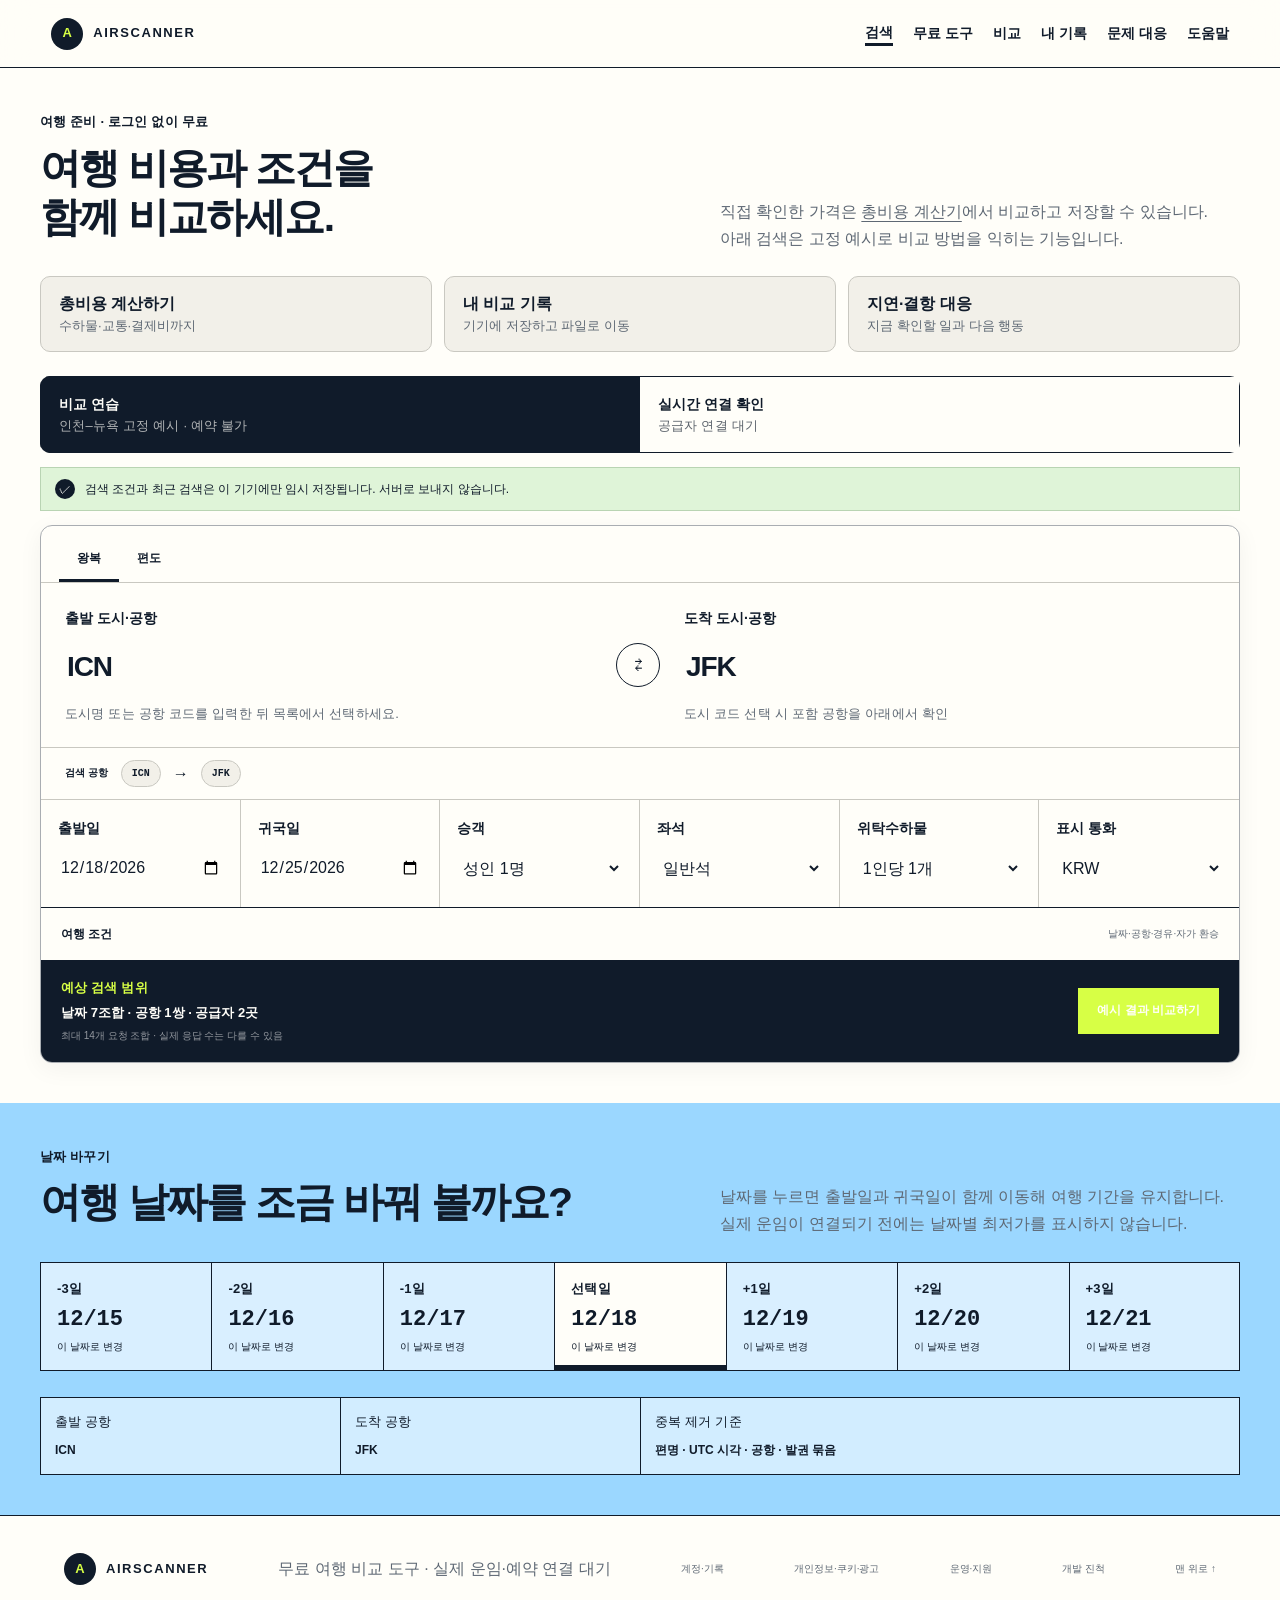
<file: index.html>
<!doctype html>
<html lang="ko">
  <head>
    <meta charset="UTF-8" />
    <meta name="viewport" content="width=device-width, initial-scale=1.0" />
    <meta name="theme-color" content="#091628" />
    <meta name="airscanner-build" content="airscanner-0.7.2-r33-workflow-safe" />
    <!-- AIRSCANNER_ADSENSE_META_BEGIN --><meta name="google-adsense-account" content="ca-pub-2476023536699107"><!-- AIRSCANNER_ADSENSE_META_END -->
    <meta name="description" content="도시 공항군, 유연 날짜, 수하물과 환승 위험을 함께 비교하고 외부 판매처를 안전하게 연결하는 에어스캐너" />
    <link rel="manifest" href="./manifest.webmanifest" />
    <title>에어스캐너 — 실제 총비용 항공권 비교</title>
  </head>
  <body>
    <div id="root"></div>
    <link rel="stylesheet" href="./assets/styles.bcbf619ca6f8.css" />
    <script defer src="./assets/main.8dd169ab20ee.js"></script>
  </body>
</html>
</file>
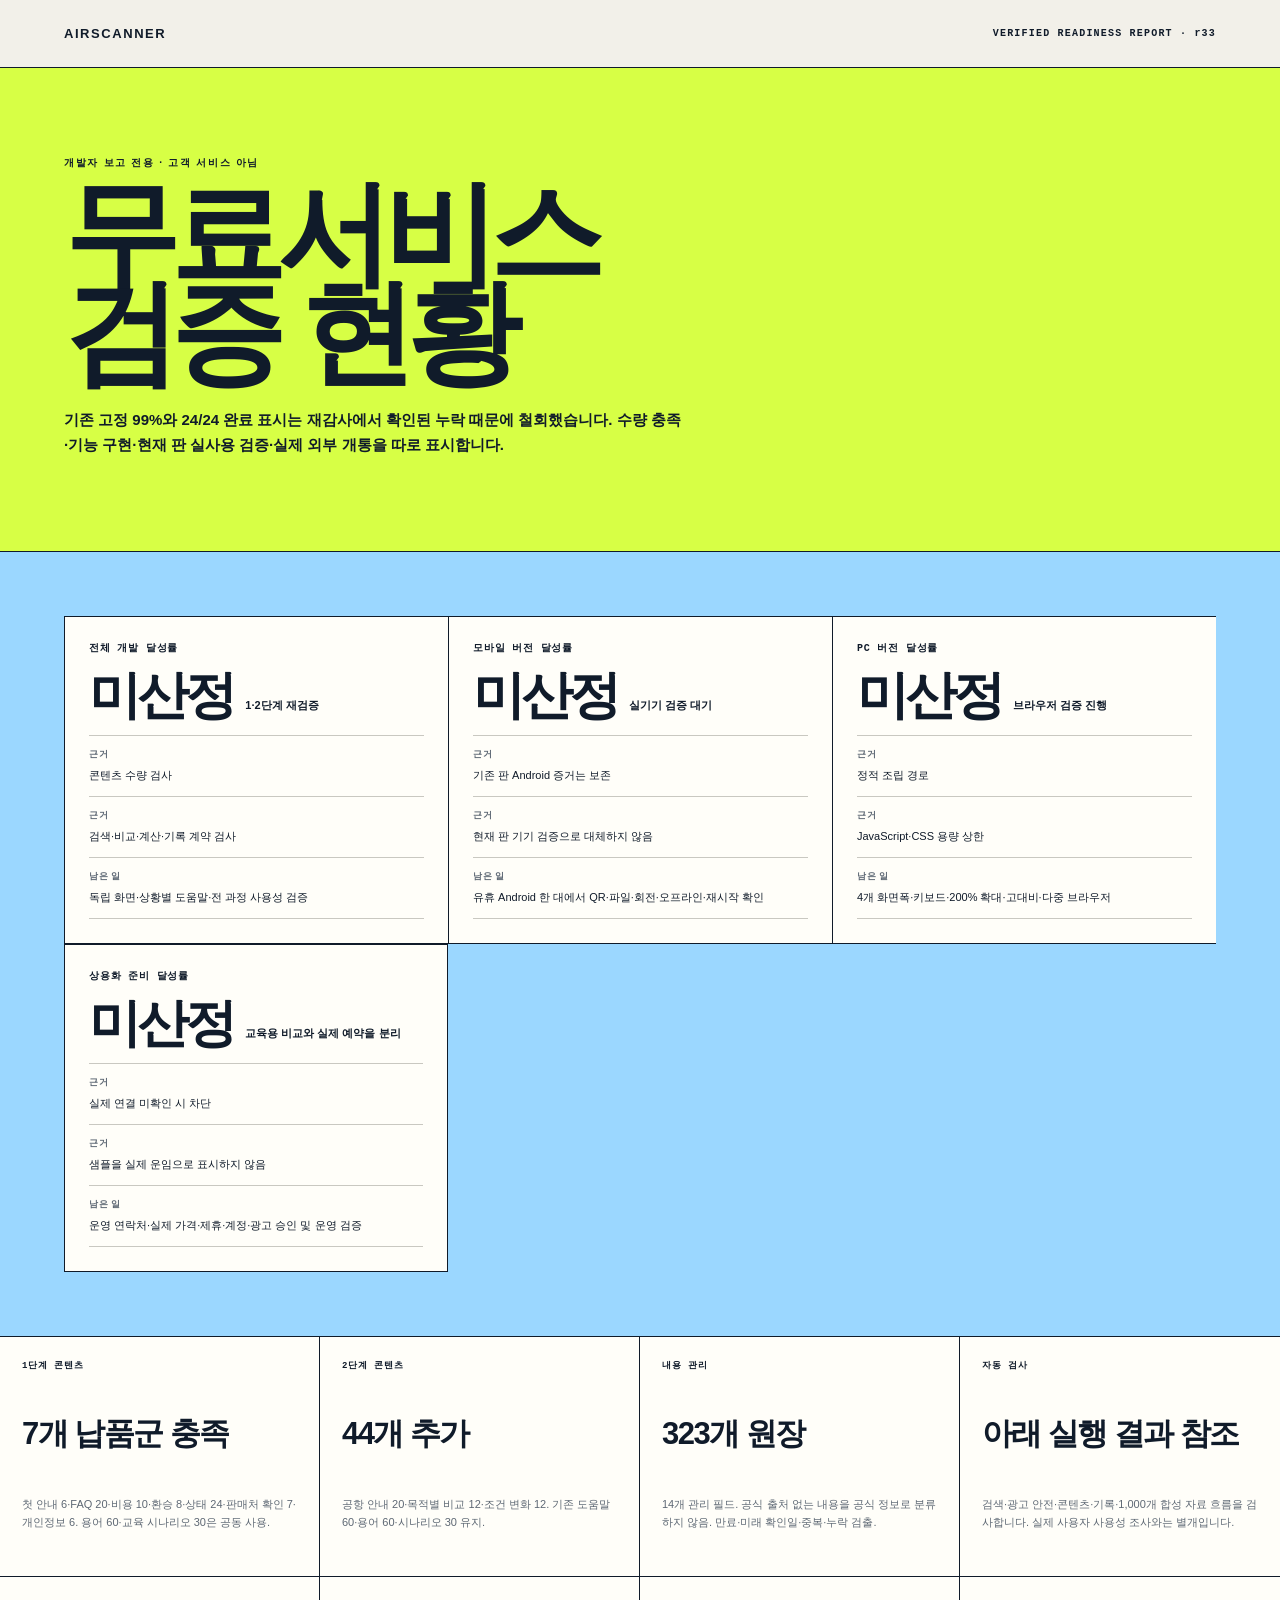
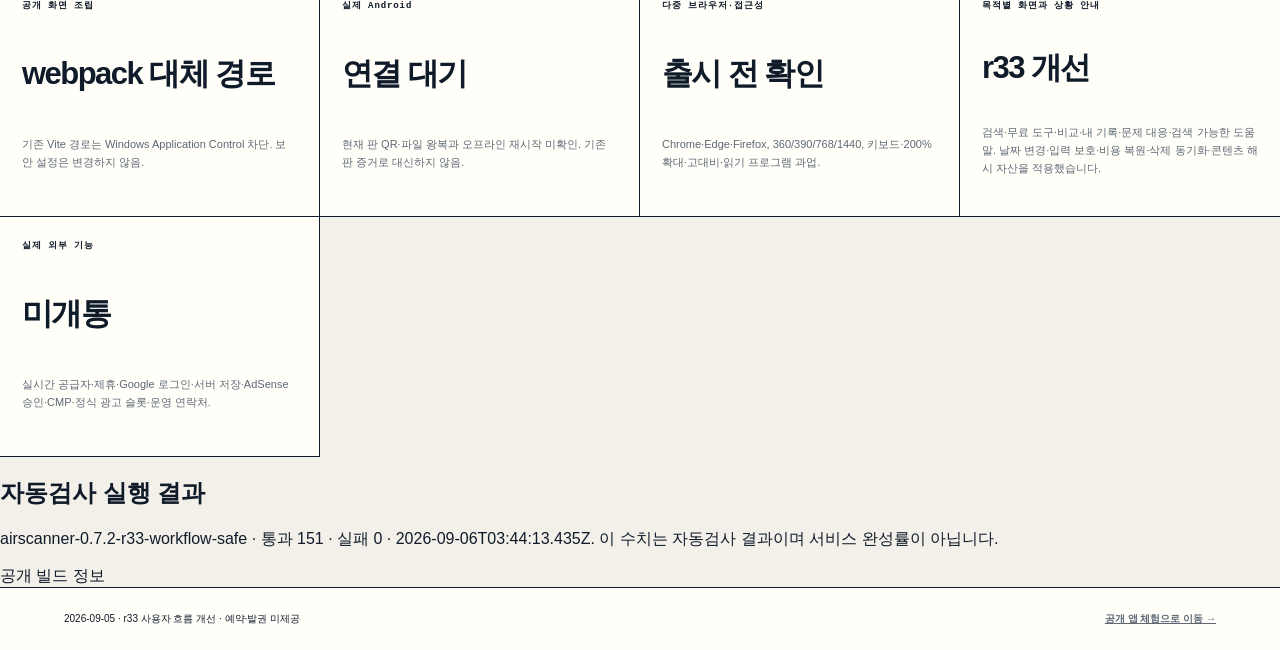
<file: dashboard/index.html>
<!doctype html>
<html lang="ko">
  <head>
    <base href="../" />
    <meta charset="UTF-8" />
    <meta name="viewport" content="width=device-width, initial-scale=1.0" />
    <meta name="theme-color" content="#091628" />
    <meta name="airscanner-build" content="airscanner-0.7.2-r33-workflow-safe" />
    <!-- AIRSCANNER_ADSENSE_META_BEGIN --><meta name="google-adsense-account" content="ca-pub-2476023536699107"><!-- AIRSCANNER_ADSENSE_META_END -->
    <meta name="description" content="도시 공항군, 유연 날짜, 수하물과 환승 위험을 함께 비교하고 외부 판매처를 안전하게 연결하는 에어스캐너" />
    <link rel="manifest" href="./manifest.webmanifest" />
    <title>에어스캐너 — 실제 총비용 항공권 비교</title>
  </head>
  <body data-page="dashboard">
    <div id="root"></div>
    <link rel="stylesheet" href="./assets/styles.bcbf619ca6f8.css" />
    <script defer src="./assets/main.8dd169ab20ee.js"></script>
  </body>
</html>
</file>
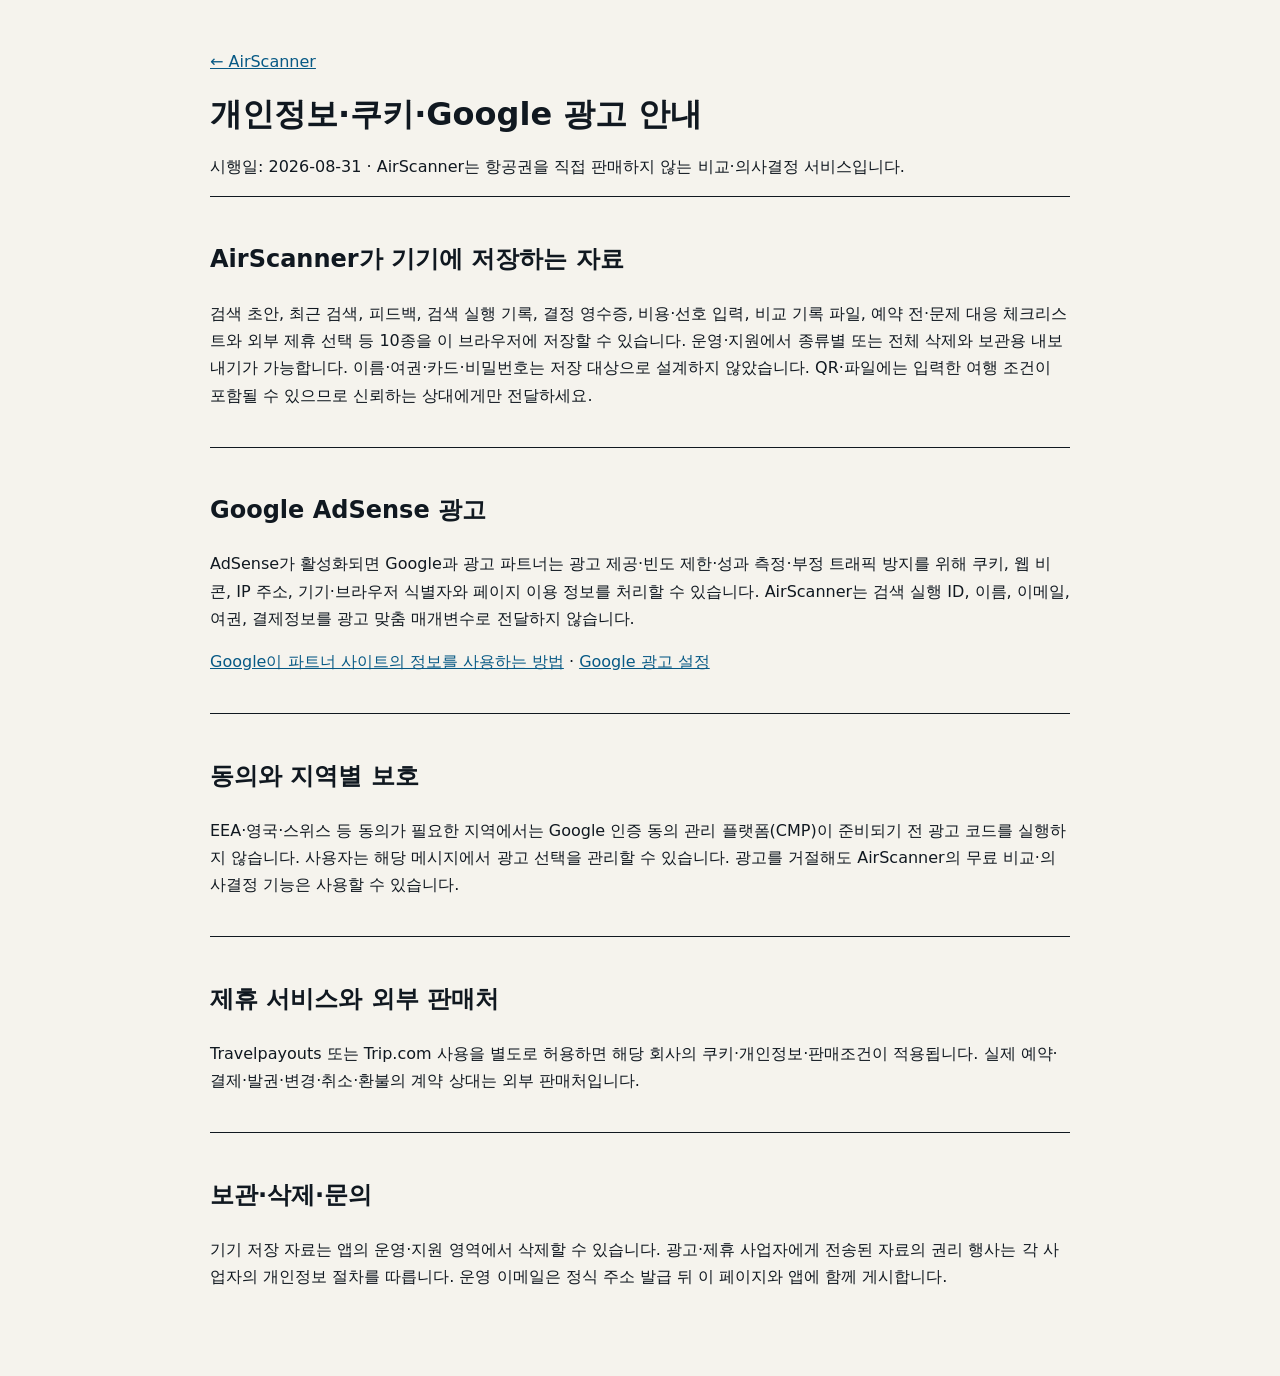
<file: privacy.html>
<!doctype html>
<html lang="ko"><head><meta charset="utf-8"><meta name="viewport" content="width=device-width,initial-scale=1"><meta name="robots" content="index,follow"><title>AirScanner 개인정보·쿠키·광고 안내</title><style>body{font-family:system-ui,sans-serif;line-height:1.7;margin:0;background:#f5f3ed;color:#101820}main{max-width:860px;margin:auto;padding:48px 22px}h1{line-height:1.1}section{border-top:1px solid #101820;padding:22px 0}a{color:#075985}code{word-break:break-all}</style></head>
<body><main><a href="./">← AirScanner</a><h1>개인정보·쿠키·Google 광고 안내</h1><p>시행일: 2026-08-31 · AirScanner는 항공권을 직접 판매하지 않는 비교·의사결정 서비스입니다.</p>
<section><h2>AirScanner가 기기에 저장하는 자료</h2><p>검색 초안, 최근 검색, 피드백, 검색 실행 기록, 결정 영수증, 비용·선호 입력, 비교 기록 파일, 예약 전·문제 대응 체크리스트와 외부 제휴 선택 등 10종을 이 브라우저에 저장할 수 있습니다. 운영·지원에서 종류별 또는 전체 삭제와 보관용 내보내기가 가능합니다. 이름·여권·카드·비밀번호는 저장 대상으로 설계하지 않았습니다. QR·파일에는 입력한 여행 조건이 포함될 수 있으므로 신뢰하는 상대에게만 전달하세요.</p></section>
<section><h2>Google AdSense 광고</h2><p>AdSense가 활성화되면 Google과 광고 파트너는 광고 제공·빈도 제한·성과 측정·부정 트래픽 방지를 위해 쿠키, 웹 비콘, IP 주소, 기기·브라우저 식별자와 페이지 이용 정보를 처리할 수 있습니다. AirScanner는 검색 실행 ID, 이름, 이메일, 여권, 결제정보를 광고 맞춤 매개변수로 전달하지 않습니다.</p><p><a href="https://policies.google.com/technologies/partner-sites" rel="noopener noreferrer">Google이 파트너 사이트의 정보를 사용하는 방법</a> · <a href="https://adssettings.google.com/" rel="noopener noreferrer">Google 광고 설정</a></p></section>
<section><h2>동의와 지역별 보호</h2><p>EEA·영국·스위스 등 동의가 필요한 지역에서는 Google 인증 동의 관리 플랫폼(CMP)이 준비되기 전 광고 코드를 실행하지 않습니다. 사용자는 해당 메시지에서 광고 선택을 관리할 수 있습니다. 광고를 거절해도 AirScanner의 무료 비교·의사결정 기능은 사용할 수 있습니다.</p></section>
<section><h2>제휴 서비스와 외부 판매처</h2><p>Travelpayouts 또는 Trip.com 사용을 별도로 허용하면 해당 회사의 쿠키·개인정보·판매조건이 적용됩니다. 실제 예약·결제·발권·변경·취소·환불의 계약 상대는 외부 판매처입니다.</p></section>
<section><h2>보관·삭제·문의</h2><p>기기 저장 자료는 앱의 운영·지원 영역에서 삭제할 수 있습니다. 광고·제휴 사업자에게 전송된 자료의 권리 행사는 각 사업자의 개인정보 절차를 따릅니다. 운영 이메일은 정식 주소 발급 뒤 이 페이지와 앱에 함께 게시합니다.</p></section>
</main></body></html>
</file>
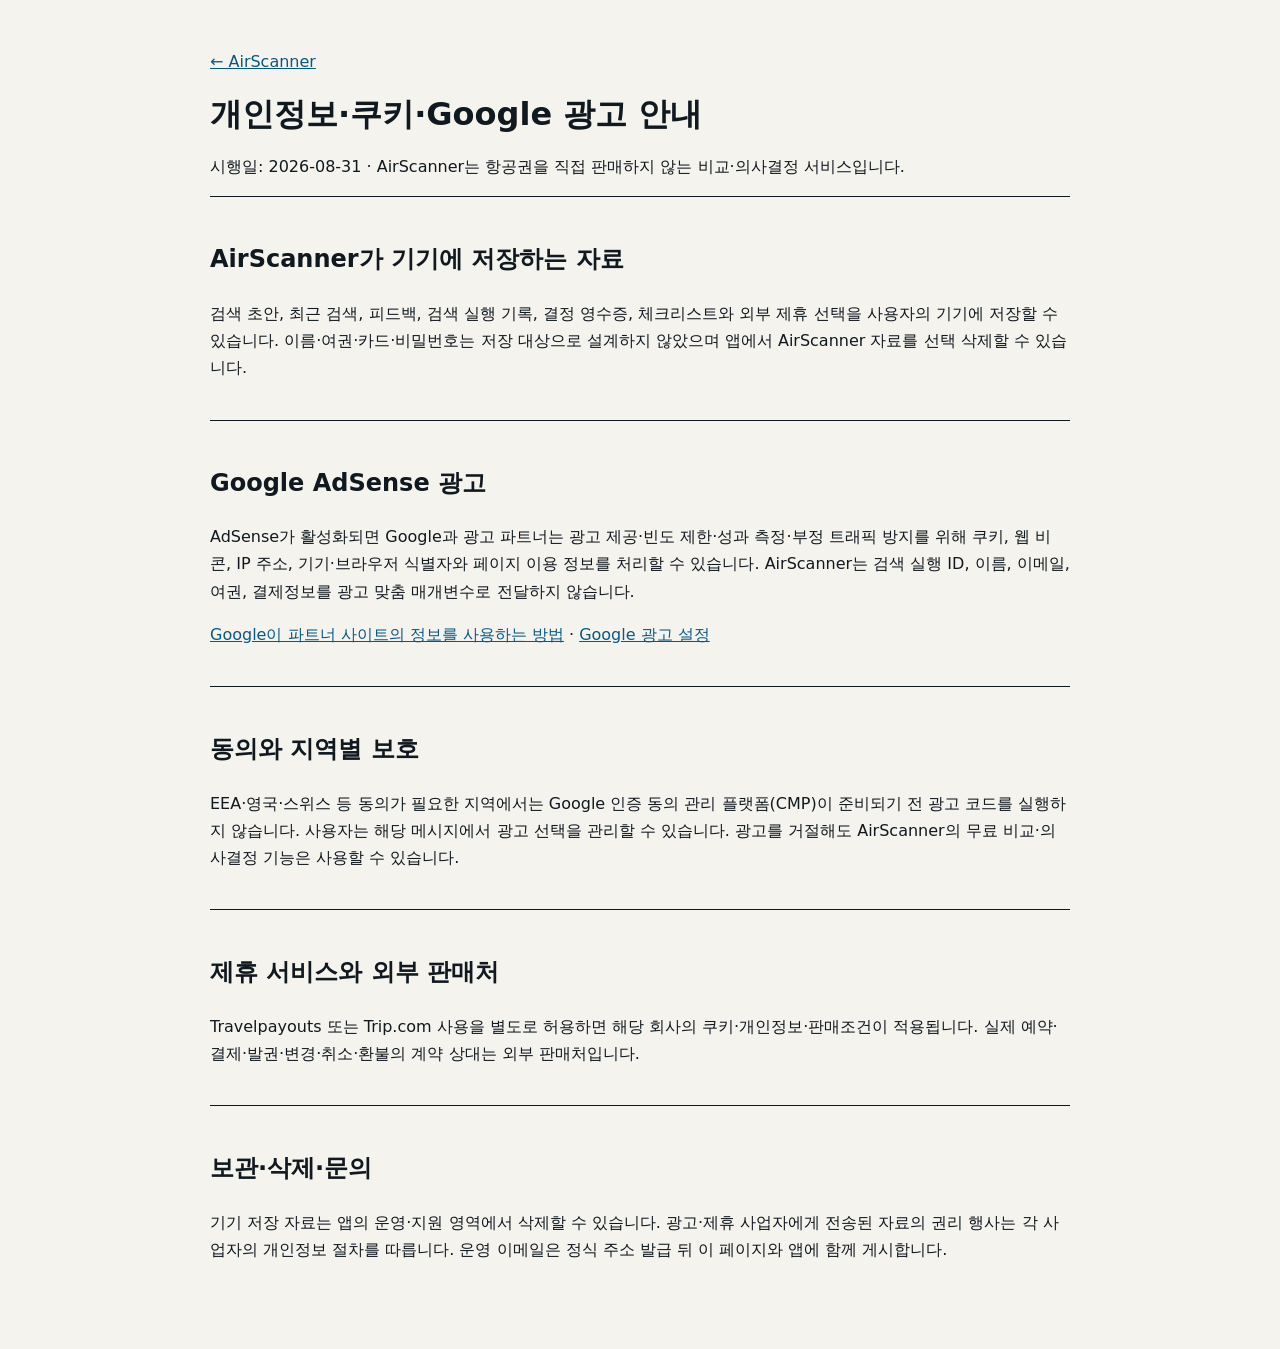
<file: dashboard/privacy.html>
<!doctype html>
<html lang="ko"><head><meta charset="utf-8"><meta name="viewport" content="width=device-width,initial-scale=1"><meta name="robots" content="index,follow"><title>AirScanner 개인정보·쿠키·광고 안내</title><style>body{font-family:system-ui,sans-serif;line-height:1.7;margin:0;background:#f5f3ed;color:#101820}main{max-width:860px;margin:auto;padding:48px 22px}h1{line-height:1.1}section{border-top:1px solid #101820;padding:22px 0}a{color:#075985}code{word-break:break-all}</style></head>
<body><main><a href="./">← AirScanner</a><h1>개인정보·쿠키·Google 광고 안내</h1><p>시행일: 2026-08-31 · AirScanner는 항공권을 직접 판매하지 않는 비교·의사결정 서비스입니다.</p>
<section><h2>AirScanner가 기기에 저장하는 자료</h2><p>검색 초안, 최근 검색, 피드백, 검색 실행 기록, 결정 영수증, 체크리스트와 외부 제휴 선택을 사용자의 기기에 저장할 수 있습니다. 이름·여권·카드·비밀번호는 저장 대상으로 설계하지 않았으며 앱에서 AirScanner 자료를 선택 삭제할 수 있습니다.</p></section>
<section><h2>Google AdSense 광고</h2><p>AdSense가 활성화되면 Google과 광고 파트너는 광고 제공·빈도 제한·성과 측정·부정 트래픽 방지를 위해 쿠키, 웹 비콘, IP 주소, 기기·브라우저 식별자와 페이지 이용 정보를 처리할 수 있습니다. AirScanner는 검색 실행 ID, 이름, 이메일, 여권, 결제정보를 광고 맞춤 매개변수로 전달하지 않습니다.</p><p><a href="https://policies.google.com/technologies/partner-sites" rel="noopener noreferrer">Google이 파트너 사이트의 정보를 사용하는 방법</a> · <a href="https://adssettings.google.com/" rel="noopener noreferrer">Google 광고 설정</a></p></section>
<section><h2>동의와 지역별 보호</h2><p>EEA·영국·스위스 등 동의가 필요한 지역에서는 Google 인증 동의 관리 플랫폼(CMP)이 준비되기 전 광고 코드를 실행하지 않습니다. 사용자는 해당 메시지에서 광고 선택을 관리할 수 있습니다. 광고를 거절해도 AirScanner의 무료 비교·의사결정 기능은 사용할 수 있습니다.</p></section>
<section><h2>제휴 서비스와 외부 판매처</h2><p>Travelpayouts 또는 Trip.com 사용을 별도로 허용하면 해당 회사의 쿠키·개인정보·판매조건이 적용됩니다. 실제 예약·결제·발권·변경·취소·환불의 계약 상대는 외부 판매처입니다.</p></section>
<section><h2>보관·삭제·문의</h2><p>기기 저장 자료는 앱의 운영·지원 영역에서 삭제할 수 있습니다. 광고·제휴 사업자에게 전송된 자료의 권리 행사는 각 사업자의 개인정보 절차를 따릅니다. 운영 이메일은 정식 주소 발급 뒤 이 페이지와 앱에 함께 게시합니다.</p></section>
</main></body></html>
</file>
<file: assets/styles.bcbf619ca6f8.css>
:root{--ink:#101b2a;--paper:#f2f0e9;--white:#fffef9;--lime:#d7ff45;--orange:#ff7957;--blue:#9bd7ff;--green:#dff4d8;--line:#c9c8c1;--muted:#5e6874;--danger:#7f281d;--shadow:0 20px 60px rgba(16, 27, 42, .12)}*{box-sizing:border-box}body,html{overflow-x:clip}html{-webkit-text-size-adjust:100%;max-width:100%;scroll-behavior:smooth;text-size-adjust:100%}body{background:var(--paper);color:var(--ink);font-family:Arial,"Noto Sans KR",sans-serif;margin:0}button,input,select{color:inherit;font:inherit}a,button,input,select,summary{-webkit-tap-highlight-color:transparent}button{cursor:pointer}a{color:inherit;text-decoration:none}a:focus-visible,button:focus-visible,input:focus-visible,select:focus-visible,summary:focus-visible{outline:3px solid #0069c2;outline-offset:3px}section{scroll-margin-top:78px}.site-header,.site-header nav{align-items:center;display:flex}.site-header{backdrop-filter:blur(16px);background:rgba(255,254,249,.94);border-bottom:1px solid var(--ink);height:68px;justify-content:space-between;padding:0 4vw;position:sticky;top:0;z-index:30}.brand{font-size:13px;font-weight:900;gap:10px;letter-spacing:.12em}.brand,.brand-mark,.status-pill{align-items:center;display:inline-flex}.brand-mark{background:var(--ink);border-radius:50%;color:var(--lime);height:32px;justify-content:center;letter-spacing:0;width:32px}.site-header nav{font-size:11px;font-weight:800;gap:24px}.site-header nav a{white-space:nowrap}.site-header nav a:hover{text-decoration:underline;text-underline-offset:5px}.status-pill{border:1px solid var(--line);border-radius:999px;gap:8px;padding:8px 12px}.status-pill i{background:#45a854;border-radius:50%;height:8px;width:8px}.app-update-banner,.hero-console dl div{display:flex;justify-content:space-between}.app-update-banner{align-items:center;background:var(--lime);border-bottom:1px solid var(--ink);gap:24px;padding:13px 4vw;position:sticky;top:68px;z-index:29}.app-update-banner div,.first-decision li span{display:grid;gap:3px}.app-update-banner strong{font-size:12px}.app-update-banner span{font-size:10px;line-height:1.4}.app-update-banner button{background:var(--ink);border:1px solid var(--ink);color:var(--white);flex:0 0 auto;font-size:11px;font-weight:900;min-height:44px;padding:10px 16px}.hero{background:var(--white);display:grid;gap:7vw;grid-template-columns:minmax(0,1fr) 340px;min-height:640px;padding:88px 5vw 72px}.console-label,.kicker,.step-label{font-size:10px;font-weight:900;letter-spacing:.17em}.hero h1{font-size:clamp(52px,7vw,108px);letter-spacing:-.075em;line-height:.94;margin:25px 0 34px;max-width:1100px;word-break:keep-all}.hero h1 em{color:var(--orange);font-style:normal}.hero-lede{font-size:18px;line-height:1.72;margin:0;max-width:720px;word-break:keep-all}.trust-row{display:flex;flex-wrap:wrap;gap:14px 28px;margin-top:48px}.trust-row span{border-top:1px solid var(--ink);font-size:11px;font-weight:800;min-width:165px;padding-top:12px}.hero-console{align-self:end;background:var(--ink);color:var(--white);padding:28px}.hero-console .console-label{color:var(--lime);display:block;margin-bottom:54px}.hero-console>strong{display:block;font-size:25px;margin-bottom:22px}.hero-console dl{border-top:1px solid rgba(255,255,255,.25);margin:0}.hero-console dl div{border-bottom:1px solid rgba(255,255,255,.18);font-size:11px;padding:13px 0}.hero-console dt{color:rgba(255,255,255,.55)}.hero-console dd{font-weight:800;margin:0}.hero-console p{color:rgba(255,255,255,.66);font-size:12px;line-height:1.6;margin:22px 0 0}.first-decision{align-items:start;background:var(--lime);border-bottom:1px solid var(--ink);display:grid;gap:32px;grid-template-columns:minmax(0,1.05fr) minmax(0,1.25fr) minmax(220px,.7fr);padding:36px 5vw}.first-decision h2{font-size:clamp(27px,3.2vw,46px);letter-spacing:-.055em;line-height:1.03;margin:10px 0 14px}.first-decision>div>p{font-size:12px;line-height:1.65;margin:0;max-width:430px}.first-decision ol{display:grid;list-style:none;margin:0;padding:0}.first-decision li{align-items:start;border-top:1px solid rgba(20,28,34,.45);display:grid;gap:13px;grid-template-columns:32px 1fr;padding:12px 0}.first-decision li:last-child{border-bottom:1px solid rgba(20,28,34,.45)}.first-decision li>b{color:rgba(20,28,34,.6);font-size:11px;letter-spacing:.08em}.first-decision li.active strong,.first-decision li.active>b{color:var(--orange)}.first-decision li strong,.search-scope strong{font-size:13px}.first-decision li small{color:rgba(20,28,34,.72);font-size:11px;line-height:1.45}.first-decision-action{align-self:stretch;border-left:1px solid rgba(20,28,34,.45);display:flex;flex-direction:column;justify-content:space-between;padding-left:24px}.first-decision-action p{font-size:12px;font-weight:800;line-height:1.55;margin:0 0 18px}.first-decision-action button{background:var(--ink);border:1px solid var(--ink);color:var(--white);font-size:12px;font-weight:900;min-height:48px;padding:12px 16px;text-align:left}.local-record-list li span,.support-controls label{display:grid;gap:5px}.local-record-list li span>strong{align-items:center;display:flex;gap:8px}.local-record-list li span>small{color:var(--muted);font-size:10px;line-height:1.4}.support-controls{display:grid;gap:10px;grid-template-columns:1fr 1fr;margin:16px 0}.support-case,.support-controls label>span{color:var(--muted);font-size:10px;font-weight:800;line-height:1.4}.support-case{display:block;margin-top:12px}.account-section,.affiliate-section,.date-section,.evidence-section,.feedback-section,.operations-section,.results-section,.search-section{padding:84px 5vw}.account-section,.evidence-section,.feedback-section,.mode-switch button,.operations-section,.search-section{background:var(--white)}.date-section{background:var(--blue)}.results-section{background:var(--paper)}.section-heading{align-items:end;display:grid;gap:48px;grid-template-columns:minmax(0,1fr) minmax(280px,520px);margin-bottom:38px}.section-heading.compact{margin-bottom:28px}.section-heading h2{font-size:clamp(34px,4.4vw,62px);letter-spacing:-.055em;line-height:1.02;margin:12px 0 0}.section-heading p{color:var(--muted);line-height:1.7;margin:0;word-break:keep-all}.mode-switch{display:grid;grid-template-columns:1fr 1fr;margin-bottom:14px}.mode-switch button{align-items:start;border:1px solid var(--ink);display:grid;min-height:82px;padding:16px 18px;text-align:left}.account-provider-grid button+button,.affiliate-consent-actions button+button,.affiliate-provider-grid article+article,.mode-switch button+button{border-left:0}.mode-switch button[aria-pressed=true]{background:var(--ink);color:var(--white)}.mode-switch b{font-size:14px}.mode-switch span{font-size:10px;opacity:.68}.storage-banner{align-items:center;background:var(--green);border:1px solid #b9d4b3;display:flex;font-size:12px;gap:10px;margin-bottom:14px;padding:11px 14px}.search-result-status.unavailable,.storage-banner.memory-only{background:#fff0e8;border-color:#ffc1af}.storage-banner>span{align-items:center;background:var(--ink);border-radius:50%;color:var(--white);display:flex;flex:0 0 auto;height:20px;justify-content:center;width:20px}.recent-searches{align-items:center;display:flex;gap:8px;margin:0 0 14px;overflow-x:auto;padding-bottom:3px}.recent-searches>span{flex:0 0 auto;font-size:10px;font-weight:900;letter-spacing:.1em}.recent-searches button{background:var(--white);border:1px solid var(--line);display:inline-flex;flex:0 0 auto;font-size:11px;font-weight:800;gap:10px;min-height:42px;padding:10px 12px}.recent-searches small,label small{color:var(--muted)}.search-form{background:var(--white);border:1px solid var(--ink);box-shadow:var(--shadow)}.trip-type,input,select{border-bottom:1px solid var(--line)}.trip-type{display:flex;padding:12px 18px 0}.trip-type button{background:0 0;border:0;border-bottom:3px solid transparent;font-size:12px;font-weight:900;min-height:42px;padding:8px 18px}.trip-type button[aria-pressed=true]{border-bottom-color:var(--ink)}.route-grid{align-items:center;display:grid;gap:20px;grid-template-columns:1fr 48px 1fr;padding:24px}.condition-grid>label,.filter-panel>label,.primary-details label,.route-grid label{display:grid;gap:7px}fieldset legend,label>span{font-size:10px;font-weight:900;letter-spacing:.09em;text-transform:uppercase}label small{font-size:10px;line-height:1.4;text-transform:none}input,select{background:0 0;border:0;border-radius:0;min-height:44px;padding:8px 2px;width:100%}.route-grid input{font-size:clamp(26px,3vw,42px);font-weight:900;letter-spacing:-.04em;text-transform:uppercase}.swap-route{background:var(--white);border:1px solid var(--ink);border-radius:50%;font-size:18px;height:44px;width:44px}.airport-chips{align-items:center;border-top:1px solid var(--line);display:flex;flex-wrap:wrap;gap:7px;padding:12px 24px}.airport-chips>span{font-size:10px;font-weight:900;margin-right:6px}.airport-chips b{background:var(--paper);border:1px solid var(--line);border-radius:999px;font:800 10px monospace;padding:7px 10px}.airport-chips i{font-style:normal;margin:0 5px}.primary-details{border-top:1px solid var(--line);display:grid;grid-template-columns:repeat(6,1fr)}.primary-details label{border-right:1px solid var(--line);padding:17px}.primary-details label:last-child,.result-facts span:last-child{border-right:0}.disabled-field{opacity:.45}.travel-conditions{border-top:1px solid var(--ink)}.travel-conditions summary{align-items:center;display:flex;font-size:12px;font-weight:900;justify-content:space-between;min-height:52px;padding:12px 20px}.travel-conditions summary span{color:var(--muted);font-size:10px;font-weight:500}.condition-grid{background:var(--paper);border-top:1px solid var(--line);display:grid;gap:18px;grid-template-columns:1.8fr 1.3fr .8fr 1.3fr;padding:20px}fieldset{border:0;margin:0;padding:0}.segment-control{display:grid;grid-template-columns:repeat(4,1fr);margin-top:10px}.segment-control button{background:var(--white);border:1px solid var(--ink);border-right:0;font-size:10px;min-height:44px}.segment-control button:last-child{border-right:1px solid var(--ink)}.segment-control button[aria-pressed=true]{background:var(--ink);color:var(--white)}.toggle-row{align-items:center;grid-template-columns:24px 1fr;text-transform:none}.toggle-row input{accent-color:var(--ink);height:20px;min-height:20px;width:20px}.toggle-row span{display:grid;gap:3px;letter-spacing:0;text-transform:none}.toggle-row b{font-size:11px}.search-scope{align-items:center;background:var(--ink);color:var(--white);display:flex;gap:24px;justify-content:space-between;padding:18px 20px}.search-scope>div{display:grid;gap:4px}.search-scope small{color:var(--lime);font-size:9px;font-weight:900;letter-spacing:.1em}.search-scope span{color:rgba(255,255,255,.55);font-size:10px}.search-scope button{background:var(--lime);border:1px solid var(--lime);font-size:12px;font-weight:900;min-height:50px;padding:12px 18px}.search-scope button:disabled{background:#777f86;border-color:#777f86;cursor:not-allowed}.scope-blocked,.scope-executed{font-size:11px;margin:0;padding:12px 20px}.scope-blocked{background:#fff0e8;border-top:1px solid #ffc1af;color:var(--danger)}.scope-executed{background:#eef7eb;border-top:1px solid #bdd8b7;color:#294b2c}.date-matrix{display:grid;grid-auto-columns:minmax(128px,1fr);grid-auto-flow:column;overflow-x:auto;padding-bottom:8px}.date-matrix button{background:rgba(255,255,255,.62);border:1px solid var(--ink);border-right:0;display:grid;gap:8px;min-height:126px;padding:16px;text-align:left}.date-matrix button:last-child,.scope-cards>div:last-child{border-right:1px solid var(--ink)}.date-matrix button.current{background:var(--white);box-shadow:inset 0-5px 0 var(--ink)}.date-matrix button.sample-best{background:var(--lime)}.date-matrix small{font-size:9px;font-weight:900}.date-matrix strong{font:900 22px monospace}.date-matrix span{font-size:10px;line-height:1.4}.scope-cards{display:grid;grid-template-columns:1fr 1fr 2fr;margin-top:18px}.ranking-tabs button,.scope-cards>div{border:1px solid var(--ink);border-right:0;display:grid}.scope-cards>div{background:rgba(255,255,255,.55);gap:7px;min-height:78px;padding:14px}.scope-cards small{font-size:9px}.ranking-tabs b,.scope-cards strong{font-size:12px}.sticky-search-summary{align-items:center;background:var(--ink);color:var(--white);display:grid;gap:18px;grid-template-columns:1fr 1.4fr 1.4fr auto;margin:-84px -5vw 16px;padding:14px 5vw;position:sticky;top:68px;z-index:20}.sticky-search-summary div{display:grid;gap:3px}.sticky-search-summary small{color:rgba(255,255,255,.55);font-size:8px;letter-spacing:.1em}.sticky-search-summary strong{font-size:11px}.sticky-search-summary a{border:1px solid rgba(255,255,255,.5);font-size:10px;font-weight:900;min-height:40px;padding:12px}.search-result-status{align-items:center;background:#eef4fa;border:1px solid #bed5e9;display:flex;gap:20px;justify-content:space-between;margin-bottom:0;padding:14px 16px}.search-result-status>div{display:grid;gap:4px}.search-result-status strong{font-size:10px;letter-spacing:.1em}.search-result-status span{font-size:12px;line-height:1.5}.provider-progress small,.provider-progress span,.search-result-status small{color:var(--muted);font-size:9px}.search-result-status.complete{background:var(--green);border-color:#b9d4b3}.retry-search{background:0 0;border:1px solid currentColor;flex:0 0 auto;font-size:10px;font-weight:900;min-height:42px;padding:10px 12px}.provider-progress{border-bottom:1px solid var(--line);border-left:1px solid var(--line);display:grid;grid-template-columns:repeat(6,1fr);margin-bottom:68px}.provider-progress>div{background:var(--white);border-right:1px solid var(--line);display:grid;gap:4px;padding:12px 14px}.provider-progress strong{font:900 20px monospace}.ranking-tabs{display:grid;grid-template-columns:repeat(3,1fr);margin-bottom:20px}.ranking-tabs button{background:0 0;gap:5px;min-height:86px;padding:13px 15px;text-align:left}.grade-grid article:last-child,.ranking-tabs button:last-child,.state-flow span:last-child{border-right:1px solid var(--ink)}.ranking-tabs button[aria-selected=true]{background:var(--ink);color:var(--white)}.ranking-tabs small{font:800 9px monospace}.ranking-tabs span{font-size:9px;opacity:.65}.ranking-explanation{align-items:center;background:rgba(255,255,255,.78);border:1px solid var(--line);display:grid;gap:18px;grid-template-columns:minmax(180px,.7fr) minmax(260px,1.6fr) auto;margin:-6px 0 20px;padding:15px 17px}.filter-panel details p,.ranking-explanation small,.ranking-explanation span,footer a,footer p{color:var(--muted);font-size:10px}.ranking-explanation strong{display:block;margin-top:3px}.ranking-explanation p{font-size:11px;font-weight:700;margin:0}.results-layout{align-items:start;display:grid;gap:16px;grid-template-columns:220px minmax(0,1fr) 280px}.compare-panel,.filter-panel{background:var(--white);border:1px solid var(--ink);position:sticky;top:144px}.panel-title{align-items:center;background:var(--ink);color:var(--white);display:flex;justify-content:space-between;padding:13px 14px}.panel-title span{color:var(--lime);font:800 9px monospace}.panel-title b,.result-facts b{font-size:10px}.filter-panel>label{border-bottom:1px solid var(--line);padding:14px}.filter-panel details{padding:14px}.candidate-details summary,.filter-panel details summary{font-size:10px;font-weight:900}.filter-panel details p{line-height:1.5}.result-list{display:grid;gap:14px}.result-card{background:var(--white);border:1px solid var(--ink);padding:20px;transition:box-shadow .15s,transform .15s}.result-card.selected{box-shadow:6px 6px 0 var(--ink);transform:translate(-3px,-3px)}.result-card-head{display:grid;gap:24px;grid-template-columns:1fr auto}.result-role{background:var(--lime);display:inline-block;font-size:9px;font-weight:900;letter-spacing:.06em;padding:6px 8px}.matched-roles{color:var(--muted);display:block;font-size:9px;font-weight:700;margin-top:7px}.result-card h3{font-size:26px;letter-spacing:-.04em;margin:18px 0 6px}.result-card-head p{margin:0}.result-price{display:grid;gap:4px;min-width:180px;text-align:right}.result-price small,.result-price span{color:var(--muted);font-size:9px}.result-price strong{font-size:27px;letter-spacing:-.04em}.result-facts{border-bottom:1px solid var(--line);border-top:1px solid var(--line);display:grid;grid-template-columns:repeat(4,1fr);margin-top:18px}.result-facts span{border-right:1px solid var(--line);display:grid;font-size:9px;gap:5px;min-height:64px;padding:11px}.sample-warning{background:#fff4cd;border:1px solid #e4c95d;font-size:10px;line-height:1.5;margin-top:12px;padding:10px 12px}.sample-warning b{margin-right:8px}.candidate-details{border-bottom:1px solid var(--line);margin-top:10px}.candidate-details summary{min-height:44px;padding:14px 2px}.detail-columns{display:grid;gap:22px;grid-template-columns:1fr 1fr;padding:8px 0 18px}.detail-columns h4{font-size:11px;margin:0 0 10px}.breakdown-list,.identity-list{margin:0}.breakdown-list div,.identity-list div{border-bottom:1px solid var(--line);display:flex;font-size:9px;justify-content:space-between;padding:8px 0}.breakdown-list dd,.identity-list dd{font-weight:800;margin:0;max-width:62%;text-align:right}.breakdown-list .total{font-size:11px}.fx-note{color:var(--muted);font-size:9px;line-height:1.5}.result-actions{display:flex;flex-wrap:wrap;gap:8px;justify-content:flex-end;padding-top:15px}.result-actions button{min-height:44px;padding:10px 12px}.text-button{background:0 0;border:1px solid var(--line);font-size:10px;font-weight:800}.text-button[aria-pressed=true]{background:var(--blue);border-color:var(--ink)}.primary-small{background:var(--ink);border:1px solid var(--ink);color:var(--white);font-size:10px;font-weight:900}.empty-results{background:var(--white);border:1px dashed var(--ink);padding:48px;text-align:center}.compare-panel>p,.empty-results p,.result-card-head p{color:var(--muted);font-size:11px}.compare-panel{display:grid}.compare-panel>p{font-size:10px;line-height:1.5;padding:14px}.compare-item,.compare-summary{display:grid;gap:5px;padding:14px}.compare-item{border-bottom:1px solid var(--line);position:relative}.compare-item button{background:0 0;border:0;font-size:18px;position:absolute;right:8px;top:5px}.compare-item small{color:var(--muted);font-size:8px;letter-spacing:.08em}.compare-item strong{font-size:16px}.compare-item span{font-size:9px}.compare-summary{background:var(--blue)}.compare-summary small,.compare-summary span{font-size:8px}.recheck-bar{align-items:center;background:var(--ink);bottom:0;color:var(--white);display:grid;gap:10px;grid-template-columns:1fr auto auto auto;margin-top:18px;padding:14px;position:sticky;z-index:12}.recheck-bar>div{display:grid;gap:3px}.recheck-bar small{color:var(--lime);font-size:8px}.recheck-bar strong{font-size:12px}.recheck-bar span{color:rgba(255,255,255,.6);font-size:9px}.recheck-bar button{background:var(--lime);border:1px solid var(--lime);font-size:10px;font-weight:900;min-height:44px;padding:10px 13px}.recheck-bar button:disabled{background:0 0;border-color:#66707a;color:#818992;cursor:not-allowed}.evidence-grid{display:grid;gap:18px}.grade-grid,.state-flow{display:grid;grid-template-columns:repeat(5,1fr)}.grade-grid article,.state-flow span{border:1px solid var(--ink);border-right:0}.state-flow span{font:800 9px monospace;min-height:50px;padding:18px 10px;text-align:center}.grade-grid{grid-template-columns:repeat(4,1fr)}.grade-grid article{min-height:160px;padding:18px}.grade-grid b{font-size:34px}.grade-grid strong{display:block;font-size:11px;margin:18px 0 8px}.grade-grid p{line-height:1.5}.run-ledger{align-items:center;background:var(--paper);border:1px solid var(--ink);display:grid;gap:12px;grid-template-columns:1fr auto;margin-top:18px;padding:16px}.run-ledger>div{display:grid;gap:4px}.run-ledger small{font:800 8px monospace}.run-ledger strong{font:800 12px monospace;overflow-wrap:anywhere}.grade-grid p,.run-ledger p,.run-ledger span{color:var(--muted);font-size:9px}.feedback-options button,.run-ledger button{background:var(--white);border:1px solid var(--ink)}.run-ledger button{font-size:9px;font-weight:900;min-height:42px;padding:10px 12px}.run-ledger p{grid-column:1/-1;margin:0}.feedback-options{display:grid;grid-template-columns:repeat(5,1fr)}.feedback-options button{border-right:0;display:grid;gap:8px;min-height:112px;padding:16px;text-align:left}.feedback-options button:last-child,.operations-grid article:last-child,.progress-grid article:last-child,.pwa-grid article:last-child{border-right:1px solid var(--ink)}.account-provider-grid button,.feedback-options button[aria-pressed=true],.feedback-save-state>span{background:var(--ink);color:var(--white)}.feedback-options strong{font-size:12px}.feedback-options small,.passport-qr figcaption{color:var(--muted);font-size:9px;line-height:1.5}.feedback-options button[aria-pressed=true] small{color:rgba(255,255,255,.66)}.feedback-save-state{align-items:center;background:var(--paper);border:1px solid var(--line);display:grid;gap:12px;grid-template-columns:auto 1fr auto;margin-top:14px;padding:13px}.feedback-save-state>span{align-items:center;border-radius:50%;display:flex;height:22px;justify-content:center;width:22px}.feedback-save-state>div{display:grid;gap:3px}.feedback-save-state strong{font-size:10px}.feedback-save-state p,.feedback-save-state small{color:var(--muted);font-size:9px;margin:0}.feedback-save-state.saved{background:var(--green)}.account-status.invalid,.account-status.unavailable,.affiliate-status.invalid,.affiliate-status.unavailable,.feedback-save-state.memory-only{background:#fff0e8}.affiliate-section{background:#eef4fa}.account-section,.affiliate-section{border-top:1px solid var(--ink)}.account-status{align-items:center;background:var(--paper);border:1px solid var(--ink);display:grid;gap:8px;grid-template-columns:160px 1fr;margin:26px 0 0;padding:15px 18px}.account-status strong{font-size:11px}.account-status span{color:var(--muted);font-size:11px;line-height:1.55}.account-provider-grid{display:grid;grid-template-columns:1fr 1fr;margin-top:18px}.account-provider-grid button{border:1px solid var(--ink);font-size:13px;font-weight:900;min-height:58px;padding:12px 16px;text-align:left}.account-provider-grid button:disabled{background:#e7e7e2;color:var(--muted);cursor:not-allowed}.account-signed-in{align-items:end;background:var(--lime);border:1px solid var(--ink);display:grid;gap:18px;grid-template-columns:minmax(0,1fr) minmax(280px,.95fr);margin-top:18px;padding:22px}.account-signed-in>div:first-child{display:grid;gap:5px}.account-signed-in small,.affiliate-consent small{font:800 9px monospace;letter-spacing:.1em}.account-signed-in strong{font-size:22px;letter-spacing:-.04em}.account-signed-in span{color:var(--muted);font-size:11px}.account-actions{display:grid;grid-template-columns:1fr 1fr}.account-actions button{background:var(--white);border:1px solid var(--ink);font-size:11px;font-weight:900;min-height:48px;padding:10px 12px;text-align:left}.account-actions button:hover,.affiliate-consent-actions button[aria-pressed=true]{background:var(--ink);color:var(--white)}.account-boundary{align-items:start;background:#eef4fa;border:1px solid #bed5e9;display:grid;gap:18px;grid-template-columns:160px 1fr;margin-top:18px;padding:18px}.account-boundary strong,.affiliate-status strong{font-size:11px}.account-boundary span,.account-message,.affiliate-status span{color:var(--muted);font-size:11px;line-height:1.65}.account-message{background:var(--paper);border:1px solid var(--line);margin:12px 0 0;padding:12px 14px}.affiliate-disclosure,.affiliate-status{display:grid;grid-template-columns:160px 1fr}.affiliate-status{align-items:center;background:var(--white);border:1px solid var(--ink);gap:8px;margin:26px 0 0;padding:15px 18px}.affiliate-status span{line-height:1.55}.affiliate-disclosure{background:var(--ink);color:var(--white);gap:18px;padding:18px}.affiliate-disclosure strong{color:var(--lime);font-size:11px}.affiliate-disclosure p{color:rgba(255,255,255,.78);font-size:11px;line-height:1.65;margin:0}.affiliate-consent{align-items:end;background:var(--lime);border:1px solid var(--ink);display:grid;gap:20px;grid-template-columns:minmax(0,1fr) auto;margin-top:18px;padding:22px}.affiliate-consent>div:first-child{display:grid;gap:8px}.affiliate-consent h3,.affiliate-provider-grid h3{font-size:22px;letter-spacing:-.04em;margin:0}.affiliate-consent p{font-size:11px;line-height:1.65;margin:0}.affiliate-consent-actions{display:grid;grid-template-columns:1fr 1fr;min-width:280px}.affiliate-consent-actions button,.affiliate-provider-grid article{background:var(--white);border:1px solid var(--ink);min-height:48px;padding:10px 12px}.affiliate-consent-state{color:var(--muted);grid-column:1/-1}.affiliate-provider-grid{display:grid;grid-template-columns:1fr 1fr;margin-top:18px}.affiliate-provider-grid article{display:flex;flex-direction:column;gap:13px;min-height:250px;padding:22px}.affiliate-provider-grid small,.operations-grid small,.pwa-grid small{color:var(--muted);font:800 9px monospace;letter-spacing:.1em}.affiliate-provider-grid p,.commercial-policies p{color:var(--muted);font-size:11px;line-height:1.65;margin:0}.affiliate-link,.affiliate-provider-grid button{align-items:center;background:var(--ink);border:1px solid var(--ink);color:var(--white);display:flex;font-size:11px;font-weight:900;justify-content:center;margin-top:auto;min-height:48px;padding:11px 14px;text-align:center}.affiliate-provider-grid button:disabled{background:#e7e7e2;color:var(--muted);cursor:not-allowed}.affiliate-widget{border-top:1px solid var(--line);margin-top:auto;min-height:64px;padding-top:12px}.affiliate-support,.commercial-policies{background:var(--white);border:1px solid var(--ink)}.commercial-policies{margin-top:18px}.commercial-policies summary{cursor:pointer;font-size:11px;font-weight:900;padding:16px 18px}.commercial-policies>div{border-top:1px solid var(--line);display:grid;gap:10px;padding:18px}.commercial-policies strong{color:var(--ink)}.affiliate-support{display:block;font-size:10px;font-weight:900;margin:12px 0 0;padding:12px 14px}.affiliate-support.pending{color:var(--muted);font-weight:700}.advanced-panels>section+section,.operations-section,.pwa-readiness{border-top:1px solid var(--ink)}.pwa-readiness{background:#eef4fa;padding:84px 5vw}.pwa-grid{display:grid;grid-template-columns:repeat(3,1fr)}.operations-grid button,.pwa-grid article{background:var(--white);border:1px solid var(--ink)}.pwa-grid article{border-right:0;display:grid;gap:12px;min-height:190px;padding:22px}.pwa-grid strong{font-size:18px}.operations-grid p,.pwa-grid p,.pwa-note{color:var(--muted);font-size:11px;line-height:1.65;margin:0}.pwa-note{margin:14px 0 0}.operations-grid{display:grid;grid-template-columns:repeat(5,1fr)}.operations-grid article{background:var(--paper);border:1px solid var(--ink);border-right:0;display:flex;flex-direction:column;gap:14px;min-height:280px;padding:22px}.operations-grid h3{font-size:20px;letter-spacing:-.04em;line-height:1.1;margin:0}.operations-grid button{font-size:11px;font-weight:900;margin-top:auto;min-height:44px;padding:10px 12px;text-align:left}.operations-grid button:hover{background:var(--lime)}.operations-health{color:var(--muted);font-size:10px;line-height:1.4}.operations-boundary{align-items:start;background:var(--ink);color:var(--white);display:grid;gap:18px;grid-template-columns:150px 1fr;margin-top:18px;padding:18px}.operations-boundary strong{color:var(--lime);font-size:11px}.operations-boundary span,.operations-message{font-size:11px;line-height:1.65}.operations-message{background:#eef4fa;border:1px solid #bed5e9;margin:14px 0 0;padding:12px 14px}.local-record-list{display:grid;gap:8px;list-style:none;margin:0;padding:0}.local-record-list li{align-items:center;border-top:1px solid var(--line);display:grid;gap:8px;grid-template-columns:1fr auto;padding-top:8px}.local-record-list span{display:grid;font-size:9px;gap:2px}.local-record-list b{color:var(--muted);font-size:8px}.local-record-list button{font-size:9px;margin:0;min-height:36px;padding:7px 9px}.coverage-section{background:var(--ink);color:var(--white);display:grid;gap:70px;grid-template-columns:1fr 1.4fr;padding:82px 5vw}.progress-section{background:var(--green);padding:84px 5vw}.progress-summary{border:1px solid var(--ink);display:grid;grid-template-columns:repeat(4,1fr);margin:28px 0 18px}.progress-summary>div{background:rgba(255,255,255,.58);border-right:1px solid var(--ink);display:grid;gap:6px;min-height:112px;padding:16px}.commercial-boundary>div:last-child,.content-coverage-boundary span:last-child,.dashboard-meta article:last-child,.progress-summary>div:last-child,.tool-jump a:last-child{border-right:0}.progress-grid p,.progress-summary small,.progress-summary span{color:var(--muted);font-size:9px}.progress-summary strong{font:900 28px monospace}.progress-grid{display:grid;grid-template-columns:repeat(4,1fr)}.progress-grid article{background:var(--white);border:1px solid var(--ink);border-right:0;display:grid;gap:12px;min-height:210px;padding:20px}.progress-grid small{color:var(--muted);font:800 9px monospace;letter-spacing:.08em}.progress-grid strong{font-size:17px;line-height:1.2}.progress-grid p{font-size:11px;line-height:1.6;margin:0}.progress-footnote{color:var(--muted);font-size:10px;margin:14px 0 0}.dashboard-page{background:var(--paper);color:var(--ink);min-height:100vh}.dashboard-header{align-items:center;border-bottom:1px solid var(--ink);display:flex;justify-content:space-between;min-height:68px;padding:0 5vw}.dashboard-header>span{font:800 10px monospace;letter-spacing:.12em}.dashboard-hero{background:var(--lime);border-bottom:1px solid var(--ink);padding:78px 5vw}.dashboard-hero h1{font-size:clamp(54px,9vw,126px);letter-spacing:-.075em;line-height:.86;margin:14px 0 26px}.dashboard-hero h1 em{font-style:normal}.dashboard-hero p:last-child{font-size:15px;font-weight:700;line-height:1.65;max-width:620px}.dashboard-meta{background:var(--ink);display:grid;grid-template-columns:repeat(4,1fr)}.dashboard-meta article{border-right:1px solid rgba(255,255,255,.22);display:grid;gap:8px;min-height:140px;padding:18px 5vw}.dashboard-meta small{color:var(--lime);font:800 9px monospace;letter-spacing:.1em}.dashboard-meta strong{color:var(--white);font-size:18px}.dashboard-meta p{color:rgba(255,255,255,.66);font-size:10px;line-height:1.5;margin:0}.dashboard-readiness{background:var(--blue);border-bottom:1px solid var(--ink);padding:64px 5vw}.dashboard-section-heading{display:grid;gap:18px;grid-template-columns:1fr 1fr;margin-bottom:38px}.dashboard-section-heading .step-label{color:var(--danger);grid-column:1/-1}.dashboard-section-heading h2{font-size:clamp(38px,5vw,70px);letter-spacing:-.065em;line-height:.96;margin:0}.dashboard-section-heading h2 em{color:var(--danger);font-style:normal}.dashboard-section-heading p{align-self:end;font-size:13px;font-weight:700;line-height:1.7;margin:0;max-width:480px}.readiness-grid{display:grid;grid-template-columns:repeat(3,1fr)}.readiness-grid article{background:var(--white);border:1px solid var(--ink);border-right:0;display:grid;gap:18px;padding:24px}.readiness-grid article:last-child{border-right:1px solid var(--ink)}.readiness-grid small{font:800 10px monospace;letter-spacing:.08em}.readiness-value{align-items:end;display:flex;gap:12px}.readiness-value strong{font-size:52px;letter-spacing:-.075em;line-height:.85}.readiness-value span{font-size:11px;font-weight:900;padding-bottom:4px}.readiness-track{background:#d5d8d8;border:1px solid var(--ink);height:13px;overflow:hidden}.readiness-track i{background:var(--orange);display:block;height:100%;min-width:0}.readiness-grid article:nth-child(2) .readiness-track i{background:var(--ink)}.readiness-grid article:nth-child(3) .readiness-track i{background:#2289c5}.readiness-grid dl{border-top:1px solid var(--line);display:grid;gap:0;margin:0}.readiness-grid dl div{border-bottom:1px solid var(--line);display:grid;gap:6px;padding:12px 0}.readiness-grid dt{color:var(--muted);font-size:9px;font-weight:900;letter-spacing:.06em}.readiness-grid dd{font-size:11px;line-height:1.55;margin:0}.dashboard-metrics{display:grid;grid-template-columns:repeat(4,1fr)}.dashboard-metrics article{background:var(--white);border-bottom:1px solid var(--ink);border-right:1px solid var(--ink);display:grid;gap:18px;min-height:240px;padding:22px}.cost-inputs label:nth-child(2n),.dashboard-metrics article:nth-child(4n),.scenario-grid button:nth-child(4n){border-right:0}.dashboard-metrics article.complete{background:#e9f6e6}.dashboard-metrics article.progress{background:#eef4fa}.dashboard-metrics article.pending{background:#fff6d9}.dashboard-metrics small{font:800 9px monospace;letter-spacing:.1em}.dashboard-metrics strong{font-size:31px;letter-spacing:-.05em}.dashboard-metrics p,.passport-layout article>p{color:var(--muted);font-size:11px;line-height:1.6;margin:0}.dashboard-next{align-items:center;background:var(--ink);color:var(--white);display:grid;gap:36px;grid-template-columns:1fr 1fr;padding:64px 5vw}.dashboard-next h2{font-size:clamp(34px,4vw,58px);letter-spacing:-.06em;margin:14px 0 0}.dashboard-next p{color:rgba(255,255,255,.75);font-size:13px;line-height:1.7;margin:0}.dashboard-next strong,.step-label.light{color:var(--lime)}.dashboard-footer{align-items:center;display:flex;font-size:10px;justify-content:space-between;padding:24px 5vw}.dashboard-footer a{font-weight:900;text-decoration:underline}.coverage-section h2{font-size:clamp(40px,6vw,78px);letter-spacing:-.065em;line-height:1;margin:18px 0 0}.coverage-list{border-top:1px solid rgba(255,255,255,.3)}.coverage-list>div{align-items:center;border-bottom:1px solid rgba(255,255,255,.2);display:grid;grid-template-columns:48px 90px 1fr;min-height:64px}.coverage-list span{color:var(--lime);font:800 9px monospace}.coverage-list strong{font-size:12px}.coverage-list p{color:rgba(255,255,255,.6);font-size:10px;margin:0}.tool-jump a,footer{align-items:center;display:flex}.free-service-hub,footer{border-top:1px solid var(--ink)}footer{background:var(--white);justify-content:space-between;padding:24px 5vw}.free-service-hub{background:#f4f0e7;padding:72px 5vw}.free-service-hub .section-heading h2{max-width:760px}.tool-jump{background:var(--ink);display:grid;grid-template-columns:repeat(6,1fr);margin:34px 0}.tool-jump a{border-right:1px solid rgba(255,255,255,.24);color:var(--white);font-size:11px;font-weight:900;justify-content:center;min-height:52px;padding:10px;text-align:center}.content-coverage-summary a:focus-visible,.content-coverage-summary a:hover,.tool-jump a:focus-visible,.tool-jump a:hover{background:var(--lime);color:var(--ink)}.free-service-hub>section{border:1px solid var(--ink);margin-top:26px;scroll-margin-top:74px}.lab-heading,.scenario-grid button{background:var(--white);border-bottom:1px solid var(--ink);display:grid}.lab-heading{align-items:end;gap:24px;grid-template-columns:1fr 1fr;padding:24px}.lab-heading small{color:var(--danger);font:800 10px monospace;letter-spacing:.1em}.lab-heading h3{font-size:clamp(28px,3.4vw,48px);letter-spacing:-.055em;line-height:1;margin:10px 0 0}.lab-heading p{color:var(--muted);font-size:12px;font-weight:700;line-height:1.65;margin:0}.scenario-grid{display:grid;grid-template-columns:repeat(4,1fr)}.scenario-grid button{align-content:start;border:0;border-right:1px solid var(--ink);color:var(--ink);gap:9px;min-height:154px;padding:18px;text-align:left}.cost-inputs label:nth-last-child(-n+2),.scenario-grid button:nth-last-child(-n+4){border-bottom:0}.scenario-grid button[aria-pressed=true]{background:var(--lime);box-shadow:inset 0 0 0 3px var(--ink)}.scenario-grid button>span{color:var(--danger);font:800 9px monospace;letter-spacing:.08em}.scenario-grid button strong{font-size:17px}.cost-result p,.scenario-grid button small{color:var(--muted);font-size:10px;line-height:1.55}.calculator-layout,.passport-layout,.preference-layout{display:grid;grid-template-columns:1.3fr .7fr}.help-layout{display:grid}.cost-inputs{background:var(--white);display:grid;grid-template-columns:repeat(2,1fr)}.cost-inputs label,.preference-layout label{border-bottom:1px solid var(--line);display:grid}.cost-inputs label{border-right:1px solid var(--line);gap:7px;min-height:96px;padding:15px;position:relative}.cost-inputs label>span,.help-lab .lab-heading label span,.preference-layout label>span{font-size:10px;font-weight:900}.cost-inputs input{background:#f5f3ed;border:1px solid var(--ink);border-radius:0;font-size:17px;font-weight:800;min-height:42px;padding:8px 44px 8px 10px;width:100%}.cost-inputs label>small{bottom:26px;color:var(--muted);font-size:9px;font-weight:900;position:absolute;right:25px}.cost-result{background:var(--blue);border-left:1px solid var(--ink);display:grid;gap:18px;padding:28px}.cost-result>small,.passport-layout article>small,.preference-layout aside>small{font:800 9px monospace;letter-spacing:.1em}.cost-result>strong{font-size:clamp(34px,4vw,58px);letter-spacing:-.06em}.cost-result dl{border-top:1px solid var(--ink);margin:0}.cost-result dl div{border-bottom:1px solid rgba(20,28,34,.34);padding:11px 0}.cost-result dd,.cost-result dt{font-size:10px;font-weight:800;margin:0}.cost-result p{line-height:1.6;margin:auto 0 0}.passport-layout article,.preference-layout>div{background:var(--white);display:grid;gap:6px;padding:24px}.preference-layout label{gap:10px;padding:10px 0 16px}.cost-result dl div,.preference-layout label>span{display:flex;justify-content:space-between}.preference-layout input[type=range]{accent-color:var(--danger);min-height:44px;width:100%}.preference-layout aside{background:var(--ink);color:var(--white);display:grid;gap:20px;padding:28px}.preference-layout aside>strong{font-size:18px;line-height:1.5}.weight-bars{display:grid;gap:9px}.weight-bars span{background:rgba(255,255,255,.16);height:29px;position:relative}.weight-bars i{background:var(--lime);display:block;height:100%}.weight-bars b{color:var(--white);font:800 9px monospace;left:8px;position:absolute;top:9px}.passport-layout article{gap:15px;min-height:240px}.help-layout>div+div,.passport-layout article+article{border-left:1px solid var(--ink)}.passport-layout article>strong{font-size:20px;word-break:break-word}.passport-actions{display:flex;flex-wrap:wrap;gap:8px}.passport-actions button,.passport-actions label{align-items:center;background:var(--ink);border:1px solid var(--ink);color:var(--white);cursor:pointer;display:inline-flex;font-size:10px;font-weight:900;min-height:44px;padding:9px 13px}.passport-actions label input{height:1px;opacity:0;position:absolute;width:1px}.passport-actions button:hover,.passport-actions label:hover{background:var(--lime);color:var(--ink)}.passport-layout ul{display:grid;gap:0;list-style:none;margin:0;padding:0}.passport-layout li{border-top:1px solid var(--line);display:grid;font-size:10px;gap:6px;padding:10px 0}.passport-layout li span{color:var(--muted);overflow-wrap:anywhere}.passport-message{background:var(--lime);border-top:1px solid var(--ink);font-size:11px;font-weight:800;margin:0;padding:14px 24px}.checklist-progress{background:#d5d8d8;border-bottom:1px solid var(--ink);height:12px}.checklist-progress i{background:var(--orange);display:block;height:100%;transition:width .2s ease}.checklist-grid{background:var(--white);display:grid;grid-template-columns:1fr 1fr}.checklist-grid label{align-items:start;border-bottom:1px solid var(--line);border-right:1px solid var(--line);cursor:pointer;display:grid;gap:12px;grid-template-columns:auto 1fr;min-height:78px;padding:16px}.checklist-grid label:nth-child(2n){border-right:0}.checklist-grid label:nth-last-child(-n+2){border-bottom:0}.checklist-grid input{accent-color:var(--danger);height:22px;width:22px}.checklist-grid span{font-size:11px;font-weight:750;line-height:1.55}.checklist-grid span b{color:var(--danger);font:800 9px monospace;margin-right:8px}.help-lab .lab-heading label{display:grid;gap:8px}.help-lab .lab-heading input{background:#f5f3ed;border:1px solid var(--ink);border-radius:0;font-size:13px;min-height:46px;padding:10px 12px;width:100%}.help-layout{grid-template-columns:1fr 1fr}.help-layout>div{background:var(--white);padding:24px}.help-layout h4{font-size:17px;margin:0 0 18px}.help-layout details{border-top:1px solid var(--line)}.help-layout details:last-child{border-bottom:1px solid var(--line)}.help-layout summary{cursor:pointer;font-size:11px;font-weight:900;min-height:44px;padding:14px 4px}.help-layout dd,.help-layout details p{color:var(--muted);font-size:10px;margin:0}.help-layout details p{line-height:1.65;padding:0 4px 14px}.help-layout dl{border-top:1px solid var(--line);margin:0}.help-layout dl div{border-bottom:1px solid var(--line);display:grid;gap:10px;grid-template-columns:112px 1fr;padding:11px 4px}.advanced-glossary dt,.help-layout dt{font-size:10px;font-weight:900}.help-layout dd{line-height:1.55}.empty-help{background:#fff3c4;border-top:1px solid var(--ink);font-size:11px;font-weight:800;margin:0;padding:16px 24px}.commercial-boundary{background:var(--ink);color:var(--white);display:grid;grid-template-columns:repeat(3,1fr);margin-top:26px}.commercial-boundary>div{border-right:1px solid rgba(255,255,255,.25);display:grid;gap:9px;min-height:112px;padding:20px}.commercial-boundary small{color:var(--lime);font:800 9px monospace;letter-spacing:.08em}.adsense-status span,.commercial-boundary strong{font-size:12px;line-height:1.55}.adsense-section{background:#eef4ff;border-bottom:1px solid var(--ink);border-top:1px solid var(--ink);padding:84px 5vw}.adsense-readiness-grid article,.adsense-status{background:var(--white);border:1px solid var(--ink)}.adsense-status{align-items:center;display:grid;gap:16px;grid-template-columns:190px 1fr;margin-top:30px;padding:18px}.adsense-status strong{font-size:12px}.adsense-readiness-grid{display:grid;grid-template-columns:repeat(4,1fr);margin-top:18px}.adsense-readiness-grid article{border-right:0;min-height:175px;padding:22px}.adsense-readiness-grid article:last-child,.service-view-nav button:last-child{border-right:1px solid var(--ink)}.adsense-placement>small,.adsense-readiness-grid small{color:var(--muted);font-size:9px;font-weight:900;letter-spacing:.12em}.adsense-readiness-grid strong{display:block;font-size:17px;margin:26px 0 10px}.adsense-policy-note p,.adsense-readiness-grid p{font-size:11px;line-height:1.55;margin:0}.adsense-policy-note{align-items:start;border:1px solid var(--ink);border-top:0;display:grid;gap:18px;grid-template-columns:150px 1fr auto;padding:20px 22px}.adsense-policy-note a,.adsense-policy-note strong{font-size:11px;font-weight:900}.adsense-policy-note p{line-height:1.6}.adsense-policy-note a{color:#075985;text-decoration:underline;text-underline-offset:3px}.adsense-placement{background:var(--white);border-bottom:1px solid var(--line);border-top:1px solid var(--line);margin:0;min-height:110px;padding:18px 5vw;text-align:center}.adsense-placement>small{display:block;font-weight:800;letter-spacing:.08em;margin-bottom:10px}.adsense-placement .adsbygoogle{margin:0 auto;max-width:1200px;min-height:90px;width:100%}.adsense-multiplex{min-height:260px}.adsense-multiplex .adsbygoogle{min-height:220px}.advanced-service-hub{background:#f1efe7;border-bottom:1px solid var(--ink);border-top:1px solid var(--ink);padding:84px 5vw}.content-coverage-hub{background:var(--ink);color:var(--white);padding:84px 5vw}.content-coverage-hub .section-heading{margin-bottom:28px}.content-coverage-hub .section-heading p{color:rgba(255,255,255,.68)}.content-coverage-summary{align-items:center;border-bottom:1px solid rgba(255,255,255,.28);border-top:1px solid rgba(255,255,255,.28);display:grid;gap:16px;grid-template-columns:auto 1fr auto;margin-bottom:20px;padding:16px 0}.content-coverage-summary>strong{color:var(--lime);font-size:clamp(34px,5vw,58px);letter-spacing:-.06em;line-height:.9}.content-coverage-summary>span{color:rgba(255,255,255,.84);font-size:12px;font-weight:900;line-height:1.35}.content-coverage-summary small{color:rgba(255,255,255,.55);font-size:10px;font-weight:500}.content-coverage-summary a{border:1px solid var(--lime);color:var(--lime);font-size:11px;font-weight:900;min-height:42px;padding:12px 16px}.content-coverage-grid{display:grid;grid-template-columns:repeat(4,1fr)}.content-coverage-card{background:var(--white);border-right:1px solid var(--ink);color:var(--ink);display:grid;gap:12px;min-height:270px;padding:22px;transition:transform .18s ease,box-shadow .18s ease}.content-coverage-card:first-child{border-left:1px solid var(--ink)}.content-coverage-card:focus-visible,.content-coverage-card:hover{box-shadow:0 12px 0 var(--lime);transform:translateY(-4px)}.content-coverage-card.blue{background:var(--blue)}.content-coverage-card.orange{background:var(--orange)}.content-coverage-card.ink{background:#dbe4ef}.content-coverage-boundary small,.content-coverage-card small{font-size:9px;font-weight:900;letter-spacing:.1em}.content-coverage-card strong{font-size:clamp(18px,2vw,26px);letter-spacing:-.04em;line-height:1.05}.content-coverage-card b{align-items:baseline;display:flex;font-size:48px;letter-spacing:-.08em;line-height:.8}.content-coverage-card b span{font-size:10px;font-weight:900;letter-spacing:0;margin-left:7px}.content-coverage-card p{color:rgba(16,27,42,.72);font-size:11px;line-height:1.55;margin:0}.coverage-link{border-top:1px solid rgba(16,27,42,.35);font-size:10px;font-weight:900;margin-top:auto;padding-top:12px}.content-coverage-boundary{border:1px solid rgba(255,255,255,.28);border-top:0;display:grid;grid-template-columns:repeat(4,1fr)}.content-coverage-boundary span{border-right:1px solid rgba(255,255,255,.28);display:grid;gap:7px;padding:16px}.content-coverage-boundary small{color:rgba(255,255,255,.55)}.content-coverage-boundary strong{font-size:11px;line-height:1.4}.service-view-nav{display:grid;grid-template-columns:repeat(6,1fr);margin-top:30px;position:sticky;top:68px;z-index:12}.service-view-nav button{border-right:0;font-size:11px;font-weight:900;min-height:48px}.service-view-nav button[aria-current=page]{background:var(--ink);color:var(--white)}.stage-readiness{display:grid;grid-template-columns:1fr 1fr}.stage-readiness article{background:var(--green);border:1px solid var(--ink);border-top:0;display:grid;gap:8px;padding:20px}.stage-readiness article+article{background:var(--blue);border-left:0}.stage-readiness small,.stage-readiness span{font-size:9px}.stage-readiness strong{font-size:14px}.advanced-panels,.service-view-nav button{background:var(--white);border:1px solid var(--ink)}.advanced-panels{margin-top:24px}.advanced-scenario-grid,.context-help-list,.ledger-grid,.seller-response-grid,.service-status-grid,.trip-action-grid{display:grid;grid-template-columns:repeat(3,1fr)}.advanced-scenario-grid article,.context-help-list article,.ledger-grid article,.seller-response-grid article,.service-status-grid article,.trip-action-grid article{border-right:1px solid var(--line);border-top:1px solid var(--line);display:grid;gap:8px;min-height:120px;padding:18px}.advanced-scenario-grid article:nth-child(3n),.context-help-list article:nth-child(3n),.ledger-grid article:nth-child(3n),.seller-response-grid article:nth-child(3n),.service-status-grid article:nth-child(3n),.trip-action-grid article:nth-child(3n){border-right:0}.advanced-panels article small{color:var(--muted);font-size:8px;font-weight:900;letter-spacing:.08em}.advanced-panels article strong{font-size:12px;line-height:1.4}.advanced-panels article p,.advanced-panels article span{color:var(--muted);font-size:10px;line-height:1.55;margin:0}.context-help-controls{align-items:end;background:#eef4ff;border-top:1px solid var(--ink);display:grid;gap:14px;grid-template-columns:180px 1fr auto;padding:18px}.context-help-controls label{display:grid;gap:6px}.context-help-controls label span{font-size:9px;font-weight:900}.context-help-controls input,.context-help-controls select{background:var(--white);border:1px solid var(--ink);min-height:44px;padding:9px}.context-help-controls button,.install-panel button,.passport-qr button{background:var(--ink);border:1px solid var(--ink);color:var(--white);font-weight:900;min-height:44px;padding:10px 16px}.advanced-count,.advanced-empty,.ledger-note{border-top:1px solid var(--line);font-size:10px;margin:0;padding:14px 18px}.advanced-empty{background:#fff3c4}.advanced-glossary dl{display:grid;grid-template-columns:1fr 1fr;margin:0}.advanced-glossary dl div{border-top:1px solid var(--line);display:grid;gap:12px;grid-template-columns:120px 1fr;padding:12px 18px}.advanced-glossary dl div:nth-child(odd){border-right:1px solid var(--line)}.advanced-glossary dd{color:var(--muted);line-height:1.5}.service-changes{border-top:1px solid var(--ink);list-style:none;margin:0;padding:0}.service-changes li{border-bottom:1px solid var(--line);display:grid;font-size:10px;gap:18px;grid-template-columns:70px 1fr;padding:12px 18px}.install-panel{align-items:center;background:var(--blue);display:flex;justify-content:space-between;padding:22px}.install-panel h3{margin:5px 0}.advanced-glossary dd,.install-panel p{font-size:10px;margin:0}.passport-qr{align-items:center;border-top:1px solid var(--line);display:grid;gap:12px;justify-items:center;margin:18px 0 0;padding-top:18px;text-align:center}.passport-qr img{background:var(--white);image-rendering:pixelated;max-width:280px;width:100%}@media (max-width:1180px){.site-header nav a{display:none}.primary-details{grid-template-columns:repeat(3,1fr)}.primary-details label:nth-child(3){border-right:0}.primary-details label:nth-child(-n+3){border-bottom:1px solid var(--line)}.condition-grid{grid-template-columns:1fr 1fr}.results-layout{grid-template-columns:190px minmax(0,1fr)}.compare-panel{grid-template-columns:repeat(3,1fr);position:static}.compare-panel,.compare-panel .panel-title,.compare-summary{grid-column:1/-1}.scenario-grid{grid-template-columns:repeat(3,1fr)}.scenario-grid button:nth-child(4n){border-right:1px solid var(--ink)}.scenario-grid button:nth-child(3n){border-right:0}.scenario-grid button:nth-last-child(-n+4){border-bottom:1px solid var(--ink)}.scenario-grid button:nth-last-child(-n+3){border-bottom:0}}main[data-service-view=search]>section:not(#search):not(#dates){display:none}.skip-link{position:fixed;top:-100px;left:16px;padding:12px;background:#fff;z-index:200}.skip-link:focus{top:8px}.mobile-service-nav,main[data-service-view] .advanced-service-hub>.section-heading,main[data-service-view] .advanced-service-hub>.service-view-nav,main[data-service-view] .advanced-service-hub>.stage-readiness{display:none}.service-error{max-width:760px;margin:8vh auto;padding:32px}.service-error a,.service-error button{display:inline-block;padding:14px 20px;margin:8px}@media (max-width:820px){.hero{grid-template-columns:1fr;min-height:auto;padding-top:64px}.hero-console{align-self:auto}.first-decision{grid-template-columns:1fr 1fr}.first-decision-action{border-left:0;border-top:1px solid rgba(20,28,34,.45);grid-column:1/-1;padding-left:0;padding-top:18px}.section-heading{align-items:start;gap:18px;grid-template-columns:1fr}.route-grid{grid-template-columns:1fr 44px 1fr}.results-layout,.scope-cards{grid-template-columns:1fr}.feedback-options button,.scope-cards>div,.state-flow span{border-bottom:0;border-right:1px solid var(--ink)}.scope-cards>div:last-child,.state-flow span:last-child{border-bottom:1px solid var(--ink)}.filter-panel{position:static}.filter-panel>label{display:inline-grid;min-width:49%;vertical-align:top}.provider-progress{grid-template-columns:repeat(3,1fr)}.provider-progress>div:nth-child(n+4){border-top:1px solid var(--line)}.result-card-head{grid-template-columns:1fr}.result-price{text-align:left}.state-flow{grid-template-columns:1fr}.feedback-options,.grade-grid{grid-template-columns:1fr 1fr}.grade-grid article:nth-child(2){border-right:1px solid var(--ink)}.grade-grid article:nth-child(-n+2){border-bottom:0}.feedback-options button:last-child{border-bottom:1px solid var(--ink);grid-column:1/-1}.coverage-section{grid-template-columns:1fr}.dashboard-meta{grid-template-columns:1fr 1fr}.dashboard-meta article{padding:18px}.dashboard-meta article:nth-child(2n){border-right:0}.dashboard-section-heading,.readiness-grid{grid-template-columns:1fr}.readiness-grid article,.readiness-grid article:last-child{border-bottom:0;border-right:1px solid var(--ink)}.readiness-grid article:last-child{border-bottom:1px solid var(--ink)}.dashboard-metrics{grid-template-columns:1fr 1fr}.content-coverage-boundary span:nth-child(2n),.content-coverage-card:nth-child(2n),.dashboard-metrics article:nth-child(2n),.progress-summary>div:nth-child(2),.tool-jump a:nth-child(3n){border-right:0}.dashboard-next{grid-template-columns:1fr}.content-coverage-boundary,.content-coverage-grid,.progress-grid,.progress-summary{grid-template-columns:1fr 1fr}.progress-summary>div:nth-child(-n+2){border-bottom:1px solid var(--ink)}.progress-grid article:nth-child(2){border-right:1px solid var(--ink)}.progress-grid article:nth-child(-n+2){border-bottom:0}.content-coverage-card:nth-child(n+3){border-top:1px solid var(--ink)}.content-coverage-boundary span:nth-child(n+3){border-top:1px solid rgba(255,255,255,.28)}.pwa-grid{grid-template-columns:1fr}.pwa-grid article,.pwa-grid article:last-child{border-bottom:0;border-right:1px solid var(--ink)}.pwa-grid article:last-child{border-bottom:1px solid var(--ink)}.operations-grid{grid-template-columns:1fr 1fr}.operations-grid article:nth-child(2),.scenario-grid button:nth-child(3n){border-right:1px solid var(--ink)}.operations-grid article:nth-child(-n+2){border-bottom:0}.tool-jump{grid-template-columns:repeat(3,1fr)}.tool-jump a:nth-child(-n+3){border-bottom:1px solid rgba(255,255,255,.24)}.scenario-grid{grid-template-columns:repeat(2,1fr)}.scenario-grid button:nth-child(2n){border-right:0}.scenario-grid button:nth-last-child(-n+3){border-bottom:1px solid var(--ink)}.scenario-grid button:nth-last-child(-n+2){border-bottom:0}.calculator-layout,.passport-layout,.preference-layout{grid-template-columns:1fr}.cost-result,.passport-layout article+article{border-left:0;border-top:1px solid var(--ink)}.commercial-boundary{grid-template-columns:1fr}.commercial-boundary>div{border-bottom:1px solid rgba(255,255,255,.25);border-right:0}.commercial-boundary>div:last-child{border-bottom:0}.adsense-readiness-grid{grid-template-columns:1fr 1fr}.adsense-readiness-grid article:nth-child(2){border-right:1px solid var(--ink)}.adsense-readiness-grid article:nth-child(-n+2){border-bottom:0}.adsense-policy-note{grid-template-columns:1fr}}@media (max-width:640px){.site-header{height:60px;padding:0 16px}.status-pill{font-size:9px}.app-update-banner{align-items:stretch;flex-direction:column;gap:10px;padding:14px 18px;top:60px}.account-section,.adsense-section,.affiliate-section,.coverage-section,.date-section,.evidence-section,.feedback-section,.free-service-hub,.hero,.operations-section,.progress-section,.pwa-readiness,.results-section,.search-section{padding:54px 18px}.hero h1{font-size:49px}.hero-lede{font-size:15px}.first-decision{gap:22px;grid-template-columns:1fr;padding:30px 18px}.first-decision-action{grid-column:auto}.mode-switch,.route-grid,.support-controls{grid-template-columns:1fr}.affiliate-provider-grid article+article,.mode-switch button+button{border-left:1px solid var(--ink);border-top:0}.route-grid{gap:10px;padding:18px}.swap-route{transform:rotate(90deg)}.primary-details{grid-template-columns:1fr 1fr}.primary-details label,.primary-details label:nth-child(3){border-bottom:1px solid var(--line);border-right:1px solid var(--line)}.primary-details label:nth-child(even),.result-facts span:nth-child(2){border-right:0}.condition-grid{grid-template-columns:1fr}.search-scope{align-items:stretch;flex-direction:column}.sticky-search-summary{gap:10px;grid-template-columns:1fr 1fr;margin:-54px -18px 14px;padding:12px 18px;top:60px}.sticky-search-summary div:nth-child(3){display:none}.search-result-status{align-items:stretch;flex-direction:column}.provider-progress{grid-template-columns:1fr 1fr}.provider-progress>div{border-top:1px solid var(--line)}.provider-progress>div:first-child{grid-column:1/-1}.ranking-explanation,.ranking-tabs{grid-template-columns:1fr}.ranking-explanation{gap:7px}.ranking-tabs button{border-bottom:0;border-right:1px solid var(--ink)}.ranking-tabs button:last-child{border-bottom:1px solid var(--ink)}.filter-panel>label{min-width:100%}.result-facts{grid-template-columns:1fr 1fr}.result-facts span:nth-child(-n+2){border-bottom:1px solid var(--line)}.compare-panel,.detail-columns{grid-template-columns:1fr}.recheck-bar{grid-template-columns:1fr 1fr}.feedback-save-state>small,.recheck-bar>div{grid-column:1/-1}.feedback-options,.grade-grid{grid-template-columns:1fr}.grade-grid article,.grade-grid article:nth-child(2){border-bottom:0;border-right:1px solid var(--ink)}.grade-grid article:last-child{border-bottom:1px solid var(--ink)}.feedback-options button:last-child{grid-column:auto}.feedback-save-state{grid-template-columns:auto 1fr}.account-boundary,.account-provider-grid,.account-signed-in,.account-status,.affiliate-consent,.affiliate-disclosure,.affiliate-status{grid-template-columns:1fr}.affiliate-consent{align-items:stretch}.affiliate-consent-actions{min-width:0}.adsense-readiness-grid,.adsense-status,.affiliate-provider-grid{grid-template-columns:1fr}.adsense-readiness-grid article,.adsense-readiness-grid article:nth-child(2){border-bottom:0;border-right:1px solid var(--ink)}.adsense-readiness-grid article:last-child{border-bottom:1px solid var(--ink)}.adsense-placement{min-height:90px;padding:14px 18px}.adsense-placement .adsbygoogle{min-height:60px}.operations-boundary,.operations-grid{grid-template-columns:1fr}.operations-grid article,.operations-grid article:nth-child(2){border-bottom:0;border-right:1px solid var(--ink)}.operations-grid article:last-child{border-bottom:1px solid var(--ink)}.tool-jump{grid-template-columns:1fr 1fr}.tool-jump a,.tool-jump a:nth-child(3n){border-bottom:1px solid rgba(255,255,255,.24);border-right:1px solid rgba(255,255,255,.24)}.tool-jump a:nth-child(2n){border-right:0}.tool-jump a:nth-last-child(-n+2){border-bottom:0}.lab-heading{align-items:start;padding:18px}.checklist-grid,.cost-inputs,.help-layout,.lab-heading,.scenario-grid{grid-template-columns:1fr}.scenario-grid button,.scenario-grid button:nth-child(2n),.scenario-grid button:nth-child(3n){border-bottom:1px solid var(--ink);border-right:0}.scenario-grid button:last-child{border-bottom:0}.checklist-grid label,.checklist-grid label:nth-child(2n),.cost-inputs label,.cost-inputs label:nth-child(2n){border-bottom:1px solid var(--line);border-right:0}.checklist-grid label:last-child,.cost-inputs label:last-child{border-bottom:0}.help-layout>div+div{border-left:0;border-top:1px solid var(--ink)}.help-layout dl div{grid-template-columns:92px 1fr}.coverage-list>div{grid-template-columns:36px 75px 1fr}.dashboard-header{padding:0 18px}.dashboard-header>span{display:none}.dashboard-hero{padding:58px 18px}.dashboard-readiness{padding:54px 18px}.dashboard-meta,.dashboard-metrics{grid-template-columns:1fr}.dashboard-meta article,.dashboard-meta article:nth-child(2n){border-bottom:1px solid rgba(255,255,255,.22);border-right:0}.dashboard-meta article:last-child{border-bottom:0}.dashboard-metrics article,.dashboard-metrics article:nth-child(2n){border-right:0}.dashboard-next{padding:54px 18px}.dashboard-footer{align-items:flex-start;flex-direction:column;gap:12px;padding:22px 18px}.progress-grid,.progress-summary{grid-template-columns:1fr}.progress-summary>div,.progress-summary>div:nth-child(2){border-bottom:0;border-right:0}.progress-summary>div:last-child{border-bottom:0}.progress-grid article,.progress-grid article:nth-child(2){border-bottom:0;border-right:1px solid var(--ink)}.progress-grid article:last-child{border-bottom:1px solid var(--ink)}footer{align-items:flex-start;flex-direction:column;gap:14px}}@media (hover:none) and (pointer:coarse){.site-header nav a{display:none}.hero{grid-template-columns:1fr;min-height:auto;padding:56px 18px}.hero h1{font-size:32px;letter-spacing:-.045em;line-height:1.05;max-width:100%}.hero-lede{font-size:14px}.hero-console{align-self:auto}.account-section,.affiliate-section,.coverage-section,.date-section,.evidence-section,.feedback-section,.operations-section,.progress-section,.results-section,.search-section{padding:54px 18px}.section-heading{align-items:start;gap:18px}.section-heading h2{font-size:30px;word-break:keep-all}.mode-switch,.route-grid,.section-heading{grid-template-columns:1fr}.mode-switch button+button{border-left:1px solid var(--ink);border-top:0}.route-grid{padding:18px}.swap-route{transform:rotate(90deg)}.condition-grid,.primary-details{grid-template-columns:1fr}.primary-details label{border-bottom:1px solid var(--line);border-right:0}.search-scope{align-items:stretch;flex-direction:column}.ranking-explanation,.ranking-tabs,.results-layout,.scope-cards{grid-template-columns:1fr}.compare-panel,.filter-panel{position:static}}@media (prefers-contrast:more){.first-decision,.first-decision li,.first-decision-action{border-color:var(--ink)}.first-decision li small,.first-decision li>b{color:var(--ink)}.first-decision li.active strong,.first-decision li.active>b{color:#9d2a00;text-decoration:underline;text-underline-offset:3px}.scope-blocked{border:2px solid var(--ink);font-weight:900}}@media (prefers-reduced-motion:reduce){html{scroll-behavior:auto}*,::after,::before{scroll-behavior:auto!important;transition:none!important}}@media (max-width:820px){.service-view-nav{grid-template-columns:repeat(3,1fr);top:60px}.context-help-controls,.stage-readiness{grid-template-columns:1fr}.stage-readiness article+article{border-left:1px solid var(--ink)}.advanced-scenario-grid,.context-help-list,.ledger-grid,.seller-response-grid,.service-status-grid,.trip-action-grid{grid-template-columns:1fr 1fr}.advanced-scenario-grid article:nth-child(3n),.context-help-list article:nth-child(3n),.ledger-grid article:nth-child(3n),.seller-response-grid article:nth-child(3n),.service-status-grid article:nth-child(3n),.trip-action-grid article:nth-child(3n){border-right:1px solid var(--line)}.advanced-scenario-grid article:nth-child(2n),.context-help-list article:nth-child(2n),.ledger-grid article:nth-child(2n),.seller-response-grid article:nth-child(2n),.service-status-grid article:nth-child(2n),.trip-action-grid article:nth-child(2n){border-right:0}.site-header nav{gap:12px}.site-header nav a{display:inline;font-size:9px}.site-header .status-pill{display:none}}@media (max-width:640px){.advanced-service-hub,.content-coverage-hub{padding:54px 18px}.content-coverage-summary{align-items:start;grid-template-columns:auto 1fr}.content-coverage-summary a{grid-column:1/-1;text-align:center}.content-coverage-grid{grid-template-columns:1fr}.content-coverage-card,.content-coverage-card:nth-child(2n){border-left:1px solid var(--ink);border-right:1px solid var(--ink)}.content-coverage-card+.content-coverage-card{border-top:0}.content-coverage-boundary{grid-template-columns:1fr}.advanced-glossary dl div:nth-child(odd),.advanced-scenario-grid article,.content-coverage-boundary span,.content-coverage-boundary span:nth-child(2n),.context-help-list article,.ledger-grid article,.seller-response-grid article,.service-status-grid article,.trip-action-grid article{border-right:0}.content-coverage-boundary span+span{border-top:1px solid rgba(255,255,255,.28)}.site-header .brand>span:last-child{display:none}.service-view-nav{position:static}.advanced-glossary dl,.advanced-scenario-grid,.context-help-list,.ledger-grid,.seller-response-grid,.service-status-grid,.trip-action-grid{grid-template-columns:1fr}.advanced-glossary dl div{grid-template-columns:95px 1fr}.install-panel{align-items:stretch;flex-direction:column;gap:16px}}main[data-service-view]{font-size:16px;line-height:1.6}main[data-service-view] .site-header nav{font-size:14px;gap:20px}main[data-service-view] .site-header a[aria-current=page]{border-bottom:3px solid var(--ink)}main[data-service-view]>section{padding:40px max(24px,calc((100vw - 1200px)/2))}main[data-service-view] .section-heading{gap:24px;margin-bottom:24px}main[data-service-view] .section-heading h1,main[data-service-view] .section-heading h2{font-size:clamp(28px,3.2vw,42px);line-height:1.2;letter-spacing:-.045em;margin:10px 0}main[data-service-view] .section-heading a{text-decoration:underline;text-underline-offset:4px}main[data-service-view] .mode-switch span,main[data-service-view] .step-label,main[data-service-view] small{font-size:13px;letter-spacing:.015em}main[data-service-view] .primary-small,main[data-service-view] .text-button,main[data-service-view] fieldset legend,main[data-service-view] label>span{font-size:14px;letter-spacing:0}main[data-service-view] input,main[data-service-view] p,main[data-service-view] select{font-size:16px}main[data-service-view] button{min-height:44px}main[data-service-view] input[type=checkbox]{width:20px;height:20px;min-height:20px;flex-shrink:0}main[data-service-view] .route-grid input{font-size:28px}main[data-service-view] .search-form{box-shadow:0 6px 24px #101b2a0d;border-color:#a9adb2;border-radius:12px;overflow:hidden}main[data-service-view] .mode-switch{border-radius:10px;overflow:hidden}main[data-service-view] .mode-switch button{min-height:68px}.task-shortcuts{display:grid;grid-template-columns:repeat(3,1fr);gap:12px;margin:12px 0 24px}.recovery-actions li,.task-shortcuts a{border:1px solid var(--line);border-radius:10px}.task-shortcuts a{padding:14px 18px;font-weight:700;background:var(--paper)}.task-shortcuts a:hover{border-color:var(--ink)}.task-shortcuts span{display:block;color:var(--muted);font-size:13px;font-weight:400}.recovery-workbench{background:var(--white)}.recovery-workbench>label{display:block;max-width:680px}.recovery-summary{background:var(--green);padding:20px;border-radius:10px;margin:24px 0}.recovery-actions{display:grid;grid-template-columns:repeat(2,minmax(0,1fr));list-style:none;margin:0;padding:0;gap:16px}.recovery-actions li{padding:22px}.recovery-actions label{display:flex;align-items:center;gap:14px;cursor:pointer}.recovery-actions small,.recovery-actions strong{display:block}.recovery-actions p{margin:12px 0 0 34px}.recovery-footer{display:flex;gap:20px;align-items:center;flex-wrap:wrap;margin-top:24px}.recovery-footer button{background:var(--ink);color:var(--white);border:0;padding:12px 24px;border-radius:8px}.recovery-footer a{text-decoration:underline}main[data-service-view] .advanced-service-hub .lab-heading h3{line-height:1.35}main[data-service-view] .advanced-service-hub .advanced-panels{margin-top:0}@media (max-width:760px){main[data-service-view]{padding-bottom:72px}main[data-service-view] .site-header{height:auto;min-height:64px;padding:10px 16px;gap:16px}main[data-service-view] .site-header .brand{flex:0 0 auto}main[data-service-view] .site-header nav{overflow-x:auto;gap:18px;padding:6px 0}main[data-service-view]>section{padding:26px 16px}.task-shortcuts,main[data-service-view] .section-heading{grid-template-columns:1fr;gap:8px}.task-shortcuts a{padding:10px 14px}.task-shortcuts span{display:inline;margin-left:10px}.recovery-actions{grid-template-columns:1fr}.mobile-service-nav{position:fixed;bottom:0;left:0;right:0;z-index:40;display:grid;grid-template-columns:repeat(4,1fr);background:var(--ink);color:#fff;padding-bottom:env(safe-area-inset-bottom);border-top:1px solid var(--line)}.mobile-service-nav a{display:grid;place-items:center;min-height:58px;font-size:14px}.mobile-service-nav a[aria-current=page]{color:var(--lime);box-shadow:inset 0 3px var(--lime)}main[data-service-view] footer{padding:28px 16px;gap:20px}main[data-service-view] .mode-switch button{padding:12px}main[data-service-view] .mode-switch span{line-height:1.5}}@media (prefers-reduced-motion:reduce){html{scroll-behavior:auto}*,::after,::before{animation-duration:.01ms!important;transition-duration:.01ms!important}}.knowledge-controls{display:grid;grid-template-columns:2fr 1fr auto;gap:16px;align-items:end;margin:24px 0}.knowledge-controls label{display:grid;gap:8px;font-weight:650}.knowledge-controls input,.knowledge-controls select{min-height:48px;padding:12px;border:1px solid #929a9f;border-radius:10px;background:#fff;color:#102e38;min-width:0;width:100%;font:inherit}.empty-results button,.knowledge-controls button,.knowledge-pagination button{min-height:48px;border-radius:10px;padding:10px 18px;background:#0c3d4b;color:#fff;border:0;font:inherit;cursor:pointer}.knowledge-results{display:grid;grid-template-columns:1fr 1fr;gap:12px;align-items:start}.knowledge-results article{border:1px solid #d7e0e3;border-radius:14px;background:#fff;overflow:hidden;min-width:0}.knowledge-question{display:grid;grid-template-columns:1fr auto;gap:8px;width:100%;border:0;padding:20px;text-align:left;color:#153741;background:#fff;cursor:pointer;font:inherit}.knowledge-question small{grid-column:1/-1;color:#456570}.knowledge-question strong{font-size:17px;line-height:1.5}.knowledge-results article>div{padding:0 20px 22px}.knowledge-body{white-space:pre-line;line-height:1.85;overflow-wrap:anywhere}.knowledge-next{display:flex;gap:16px;flex-wrap:wrap;margin-top:18px}.knowledge-next a{padding:8px 0;text-decoration:underline}.knowledge-pagination{display:flex;justify-content:space-between;align-items:center;gap:12px;margin:24px 0}.knowledge-pagination button:disabled{opacity:.45;cursor:default}@media (max-width:760px){.knowledge-controls,.knowledge-results{grid-template-columns:1fr}.knowledge-question{padding:18px}.knowledge-library h2{font-size:28px}.date-matrix{scroll-snap-type:x mandatory}.date-matrix button{min-width:115px;scroll-snap-align:start}}.advanced-service-hub[data-screen=help] .advanced-panels>section:not(#knowledge-library),.advanced-service-hub[data-screen=status] .advanced-panels>section:not(#service-status-panel):not(#stage3-recovery-panel):not(.content-ledger-panel):not(.install-panel){display:none!important}
</file>
